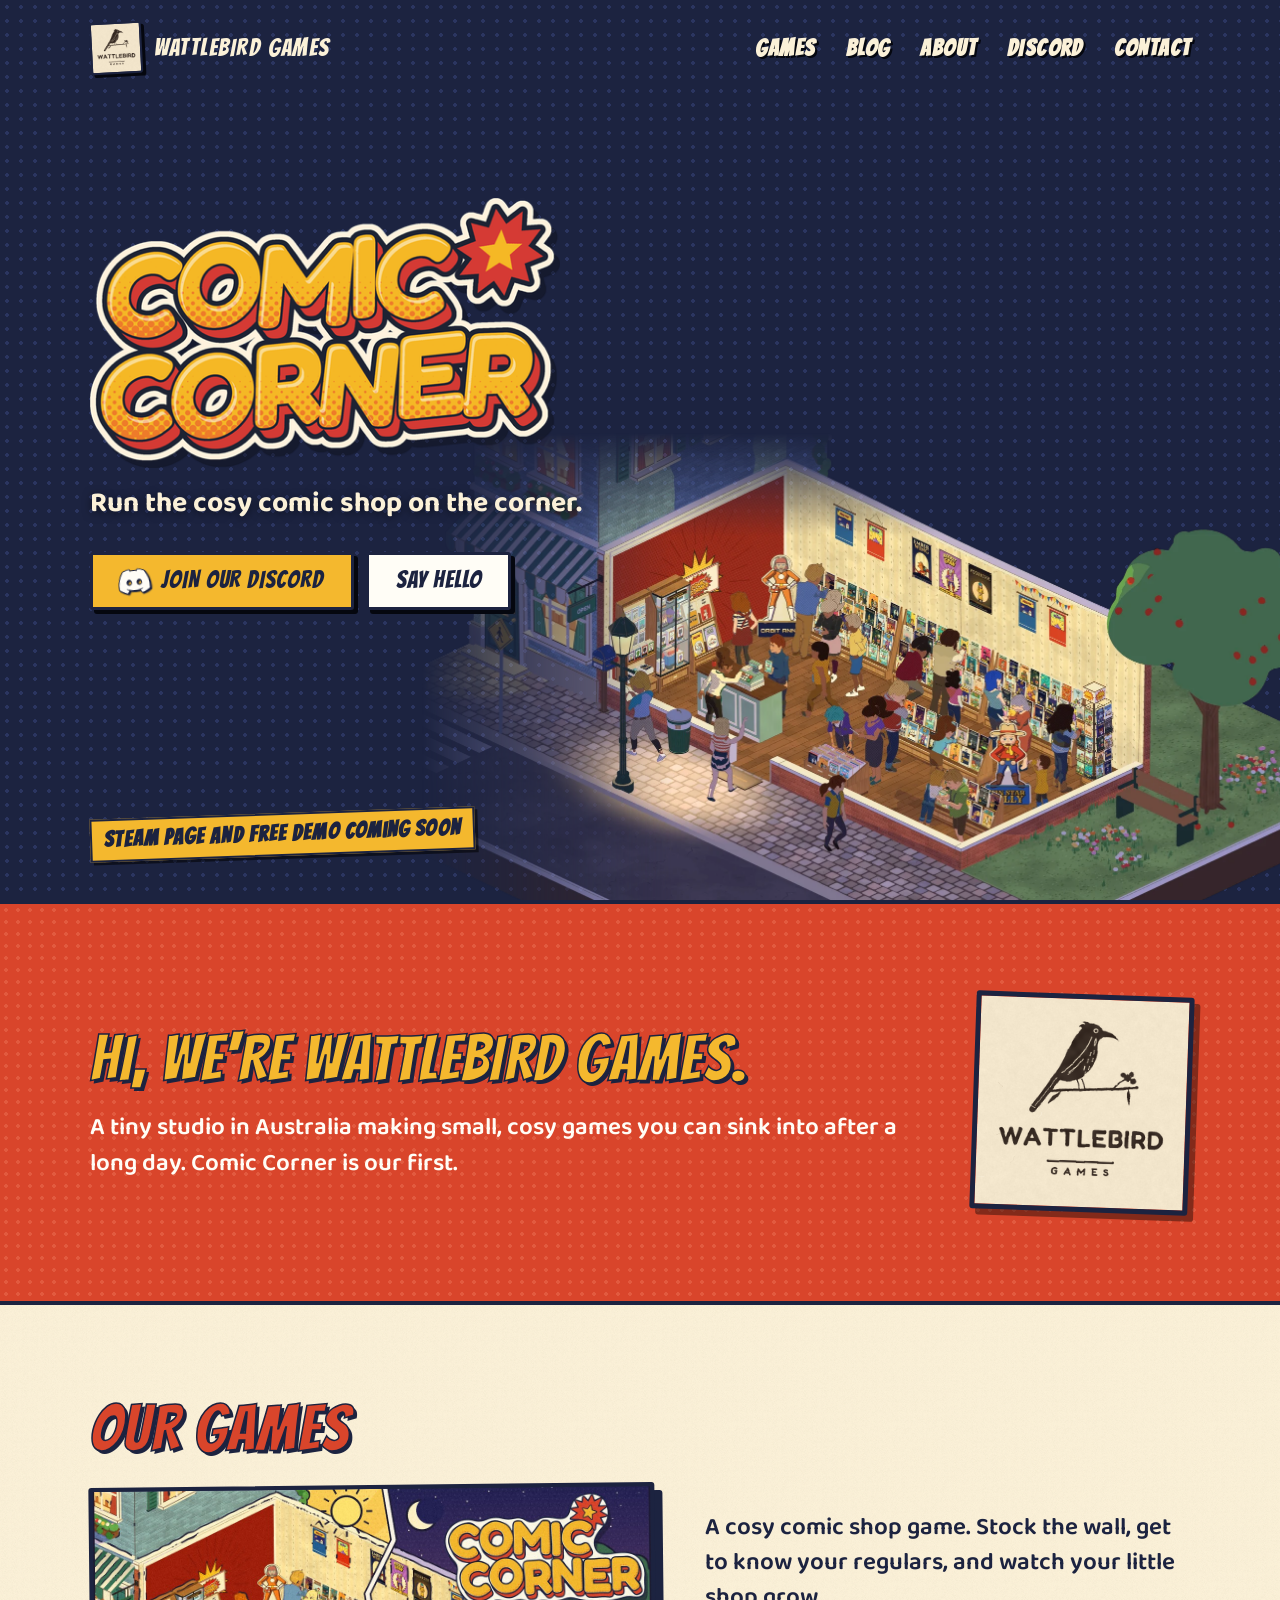
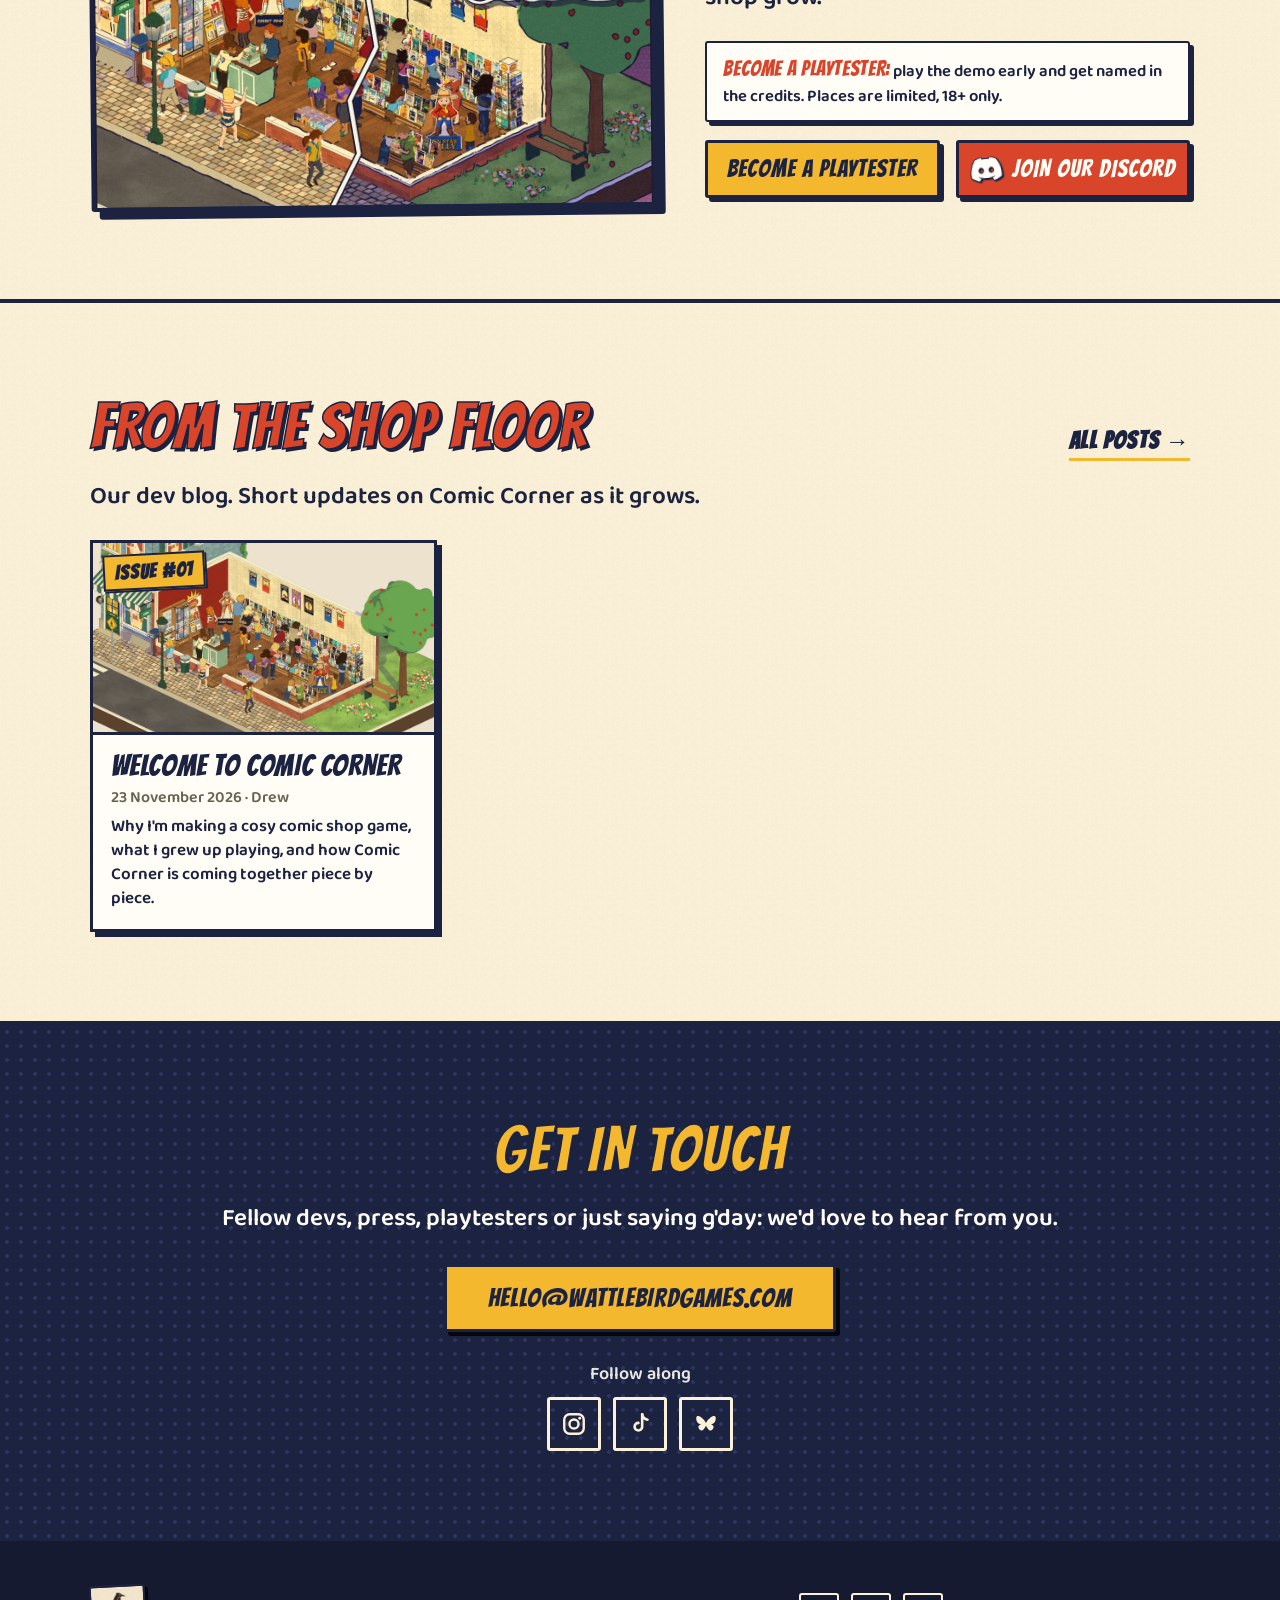
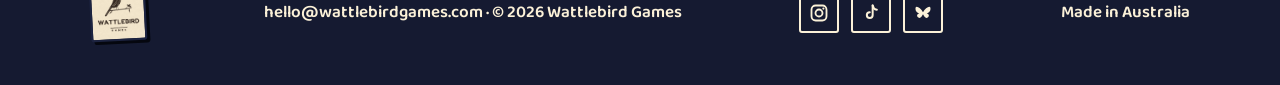
<file: index.html>
<!doctype html>
<html lang="en-AU">
<head>
<meta charset="utf-8"><meta name="viewport" content="width=device-width,initial-scale=1"><meta name="theme-color" content="#1c2340">
<title>Wattlebird Games</title>
<meta name="description" content="Wattlebird Games is a tiny studio in Australia making small, cosy games. Our first is Comic Corner, a cosy comic shop game.">
<meta property="og:title" content="Wattlebird Games"><meta property="og:description" content="Small, cosy games from a tiny studio in Australia."><meta property="og:image" content="https://wattlebirdgames.com/img/og-comic-corner.jpg">
<link rel="alternate" type="application/rss+xml" title="Wattlebird Games dev blog" href="/blog/feed.xml"><link rel="icon" href="img/favicon.png"><link rel="preload" href="fonts/Bangers.ttf" as="font" type="font/ttf" crossorigin><link rel="stylesheet" href="css/site.css">
</head>
<body>
<a class="skip" href="#main">Skip to content</a>
<nav class="top" aria-label="Main">
  <a class="brand" href="index.html"><img src="img/mark.png" alt=""><span>WATTLEBIRD GAMES</span></a>
  <div class="links"><a href="#games">Games</a><a href="blog/">Blog</a><a href="#about">About</a><a class="hide-sm" href="#" data-discord>Discord</a><a href="#contact">Contact</a></div>
</nav>
<header class="hero">
  <div class="t">
    <img class="logo" src="img/cc-logo.png" alt="Comic Corner" width="480" height="276">
    <p>Run the cosy comic shop on the corner.</p>
    <div class="btns"><a class="btn" href="#" data-discord><svg class="ico" viewBox="0 0 24 24" aria-hidden="true"><path d="M20.317 4.3698a19.7913 19.7913 0 00-4.8851-1.5152.0741.0741 0 00-.0785.0371c-.211.3753-.4447.8648-.6083 1.2495-1.8447-.2762-3.68-.2762-5.4868 0-.1636-.3933-.4058-.8742-.6177-1.2495a.077.077 0 00-.0785-.037 19.7363 19.7363 0 00-4.8852 1.515.0699.0699 0 00-.0321.0277C.5334 9.0458-.319 13.5799.0992 18.0578a.0824.0824 0 00.0312.0561c2.0528 1.5076 4.0413 2.4228 5.9929 3.0294a.0777.0777 0 00.0842-.0276c.4616-.6304.8731-1.2952 1.226-1.9942a.076.076 0 00-.0416-.1057c-.6528-.2476-1.2743-.5495-1.8722-.8923a.077.077 0 01-.0076-.1277c.1258-.0943.2517-.1923.3718-.2914a.0743.0743 0 01.0776-.0105c3.9278 1.7933 8.18 1.7933 12.0614 0a.0739.0739 0 01.0785.0095c.1202.099.246.1981.3728.2924a.077.077 0 01-.0066.1276 12.2986 12.2986 0 01-1.873.8914.0766.0766 0 00-.0407.1067c.3604.698.7719 1.3628 1.225 1.9932a.076.076 0 00.0842.0286c1.961-.6067 3.9495-1.5219 6.0023-3.0294a.077.077 0 00.0313-.0552c.5004-5.177-.8382-9.6739-3.5485-13.6604a.061.061 0 00-.0312-.0286zM8.02 15.3312c-1.1825 0-2.1569-1.0857-2.1569-2.419 0-1.3332.9555-2.4189 2.157-2.4189 1.2108 0 2.1757 1.0952 2.1568 2.419 0 1.3332-.9555 2.4189-2.1569 2.4189zm7.9748 0c-1.1825 0-2.1569-1.0857-2.1569-2.419 0-1.3332.9554-2.4189 2.1569-2.4189 1.2108 0 2.1757 1.0952 2.1568 2.419 0 1.3332-.946 2.4189-2.1568 2.4189Z"/></svg>Join our Discord</a><a class="btn ghost" href="mailto:hello@wattlebirdgames.com">Say hello</a></div>
  </div>
  <img class="art" src="img/hero-shop-dusk.webp" alt="The Comic Corner shop at dusk, cut away to show a crowd of customers browsing the comic wall" width="1800" height="940">
  <div class="note">Steam page and free demo coming soon</div>
</header>
<main id="main">
<section class="warm" id="about">
  <div class="about wide">
    <div><h2>Hi, we're Wattlebird Games.</h2><p class="lead">A tiny studio in Australia making small, cosy games you can sink into after a long day. Comic Corner is our first.</p></div>
    <img class="badge" src="img/mark.png" alt="Wattlebird Games logo" width="256" height="256">
  </div>
</section>
<section class="cream" id="games">
  <div class="wide">
    <h2>Our games</h2>
    <div class="game-card">
      <div class="frame capsule"><img src="img/capsule-comic-corner.jpg" alt="Comic Corner: a busy comic shop by day and by night" loading="lazy" width="1232" height="706"></div>
      <div class="info">
        <h3 class="sr">Comic Corner</h3>
        <p class="lead">A cosy comic shop game. Stock the wall, get to know your regulars, and watch your little shop grow.</p>
        <p class="playtest"><b>Become a playtester:</b> play the demo early and get named in the credits. Places are limited, 18+ only.</p>
        <div class="btns pair"><a class="btn" href="https://docs.google.com/forms/d/e/1FAIpQLSfuAGHpLEdJkSr7bj7zB9c6hjdYOWPPjjxjx5vicbKO80FxpA/viewform" target="_blank" rel="noopener">Become a playtester</a><a class="btn alt" href="#" data-discord><svg class="ico" viewBox="0 0 24 24" aria-hidden="true"><path d="M20.317 4.3698a19.7913 19.7913 0 00-4.8851-1.5152.0741.0741 0 00-.0785.0371c-.211.3753-.4447.8648-.6083 1.2495-1.8447-.2762-3.68-.2762-5.4868 0-.1636-.3933-.4058-.8742-.6177-1.2495a.077.077 0 00-.0785-.037 19.7363 19.7363 0 00-4.8852 1.515.0699.0699 0 00-.0321.0277C.5334 9.0458-.319 13.5799.0992 18.0578a.0824.0824 0 00.0312.0561c2.0528 1.5076 4.0413 2.4228 5.9929 3.0294a.0777.0777 0 00.0842-.0276c.4616-.6304.8731-1.2952 1.226-1.9942a.076.076 0 00-.0416-.1057c-.6528-.2476-1.2743-.5495-1.8722-.8923a.077.077 0 01-.0076-.1277c.1258-.0943.2517-.1923.3718-.2914a.0743.0743 0 01.0776-.0105c3.9278 1.7933 8.18 1.7933 12.0614 0a.0739.0739 0 01.0785.0095c.1202.099.246.1981.3728.2924a.077.077 0 01-.0066.1276 12.2986 12.2986 0 01-1.873.8914.0766.0766 0 00-.0407.1067c.3604.698.7719 1.3628 1.225 1.9932a.076.076 0 00.0842.0286c1.961-.6067 3.9495-1.5219 6.0023-3.0294a.077.077 0 00.0313-.0552c.5004-5.177-.8382-9.6739-3.5485-13.6604a.061.061 0 00-.0312-.0286zM8.02 15.3312c-1.1825 0-2.1569-1.0857-2.1569-2.419 0-1.3332.9555-2.4189 2.157-2.4189 1.2108 0 2.1757 1.0952 2.1568 2.419 0 1.3332-.9555 2.4189-2.1569 2.4189zm7.9748 0c-1.1825 0-2.1569-1.0857-2.1569-2.419 0-1.3332.9554-2.4189 2.1569-2.4189 1.2108 0 2.1757 1.0952 2.1568 2.419 0 1.3332-.946 2.4189-2.1568 2.4189Z"/></svg>Join our Discord</a></div>
      </div>
    </div>
  </div>
</section>
<!--BLOG:START--><section class="cream blogsec" id="blog"><div class="wide"><div class="sec-head"><h2>From the shop floor</h2><a class="more" href="blog/">All posts &rarr;</a></div><p class="lead">Our dev blog. Short updates on Comic Corner as it grows.</p><div class="posts"><a class="post-card" href="blog/issue-01/"><div class="pc-img"><img src="blog/issue-01/cover-busy-shop.jpg" alt="" loading="lazy"><span class="issue">ISSUE #01</span></div><div class="pc-t"><h3>Welcome to Comic Corner</h3><p>23 November 2026 · Drew</p><p class="sum">Why I&#x27;m making a cosy comic shop game, what I grew up playing, and how Comic Corner is coming together piece by piece.</p></div></a></div></div></section><!--BLOG:END-->
<section class="warm" id="contact">
  <div class="wide cta">
    <h2>Get in touch</h2>
    <p class="lead">Fellow devs, press, playtesters or just saying g'day: we'd love to hear from you.</p>
    <div class="btns" style="justify-content:center"><a class="btn big" href="mailto:hello@wattlebirdgames.com">hello@wattlebirdgames.com</a></div>
    <p class="follow">Follow along</p>
    <div class="socials big"><a href="https://www.instagram.com/wattlebirdgames/" target="_blank" rel="noopener" aria-label="Wattlebird Games on Instagram" title="Instagram"><svg viewBox="0 0 24 24" aria-hidden="true"><rect x="3" y="3" width="18" height="18" rx="5" fill="none" stroke="currentColor" stroke-width="2.2"/><circle cx="12" cy="12" r="4.2" fill="none" stroke="currentColor" stroke-width="2.2"/><circle cx="17.3" cy="6.7" r="1.3" fill="currentColor"/></svg></a><a href="https://www.tiktok.com/@wattlebirdgames" target="_blank" rel="noopener" aria-label="Wattlebird Games on TikTok" title="TikTok"><svg viewBox="0 0 24 24" aria-hidden="true"><path d="M14 3v11.5a3.5 3.5 0 1 1-3.5-3.5" fill="none" stroke="currentColor" stroke-width="2.4" stroke-linecap="round"/><path d="M14 3c.4 2.8 2.2 4.6 5 5" fill="none" stroke="currentColor" stroke-width="2.4" stroke-linecap="round"/></svg></a><a href="https://bsky.app/profile/wattlebirdgames.bsky.social" target="_blank" rel="noopener" aria-label="Wattlebird Games on Bluesky" title="Bluesky"><svg viewBox="0 0 24 24" aria-hidden="true"><path d="M12 11C10 7 6.5 4.5 4.5 4.5 3 4.5 3 6 3 7c0 1.5.8 5 4.5 5.5C5 13 4 15 6 17c2.5 2.5 4.5-.5 6-3.5 1.5 3 3.5 6 6 3.5 2-2 1-4-1.5-4.5C20.2 12 21 8.5 21 7c0-1 0-2.5-1.5-2.5-2 0-5.5 2.5-7.5 6.5z" fill="currentColor"/></svg></a></div>
  </div>
</section>
</main>
<footer>
  <img src="img/mark.png" alt="Wattlebird Games">
  <span><a href="mailto:hello@wattlebirdgames.com">hello@wattlebirdgames.com</a> · © <span data-year>2026</span> Wattlebird Games</span>
  <div class="socials"><a href="https://www.instagram.com/wattlebirdgames/" target="_blank" rel="noopener" aria-label="Wattlebird Games on Instagram" title="Instagram"><svg viewBox="0 0 24 24" aria-hidden="true"><rect x="3" y="3" width="18" height="18" rx="5" fill="none" stroke="currentColor" stroke-width="2.2"/><circle cx="12" cy="12" r="4.2" fill="none" stroke="currentColor" stroke-width="2.2"/><circle cx="17.3" cy="6.7" r="1.3" fill="currentColor"/></svg></a><a href="https://www.tiktok.com/@wattlebirdgames" target="_blank" rel="noopener" aria-label="Wattlebird Games on TikTok" title="TikTok"><svg viewBox="0 0 24 24" aria-hidden="true"><path d="M14 3v11.5a3.5 3.5 0 1 1-3.5-3.5" fill="none" stroke="currentColor" stroke-width="2.4" stroke-linecap="round"/><path d="M14 3c.4 2.8 2.2 4.6 5 5" fill="none" stroke="currentColor" stroke-width="2.4" stroke-linecap="round"/></svg></a><a href="https://bsky.app/profile/wattlebirdgames.bsky.social" target="_blank" rel="noopener" aria-label="Wattlebird Games on Bluesky" title="Bluesky"><svg viewBox="0 0 24 24" aria-hidden="true"><path d="M12 11C10 7 6.5 4.5 4.5 4.5 3 4.5 3 6 3 7c0 1.5.8 5 4.5 5.5C5 13 4 15 6 17c2.5 2.5 4.5-.5 6-3.5 1.5 3 3.5 6 6 3.5 2-2 1-4-1.5-4.5C20.2 12 21 8.5 21 7c0-1 0-2.5-1.5-2.5-2 0-5.5 2.5-7.5 6.5z" fill="currentColor"/></svg></a></div>
  <span>Made in Australia</span>
</footer>
<script src="js/site.js"></script>
</body>
</html>
</file>
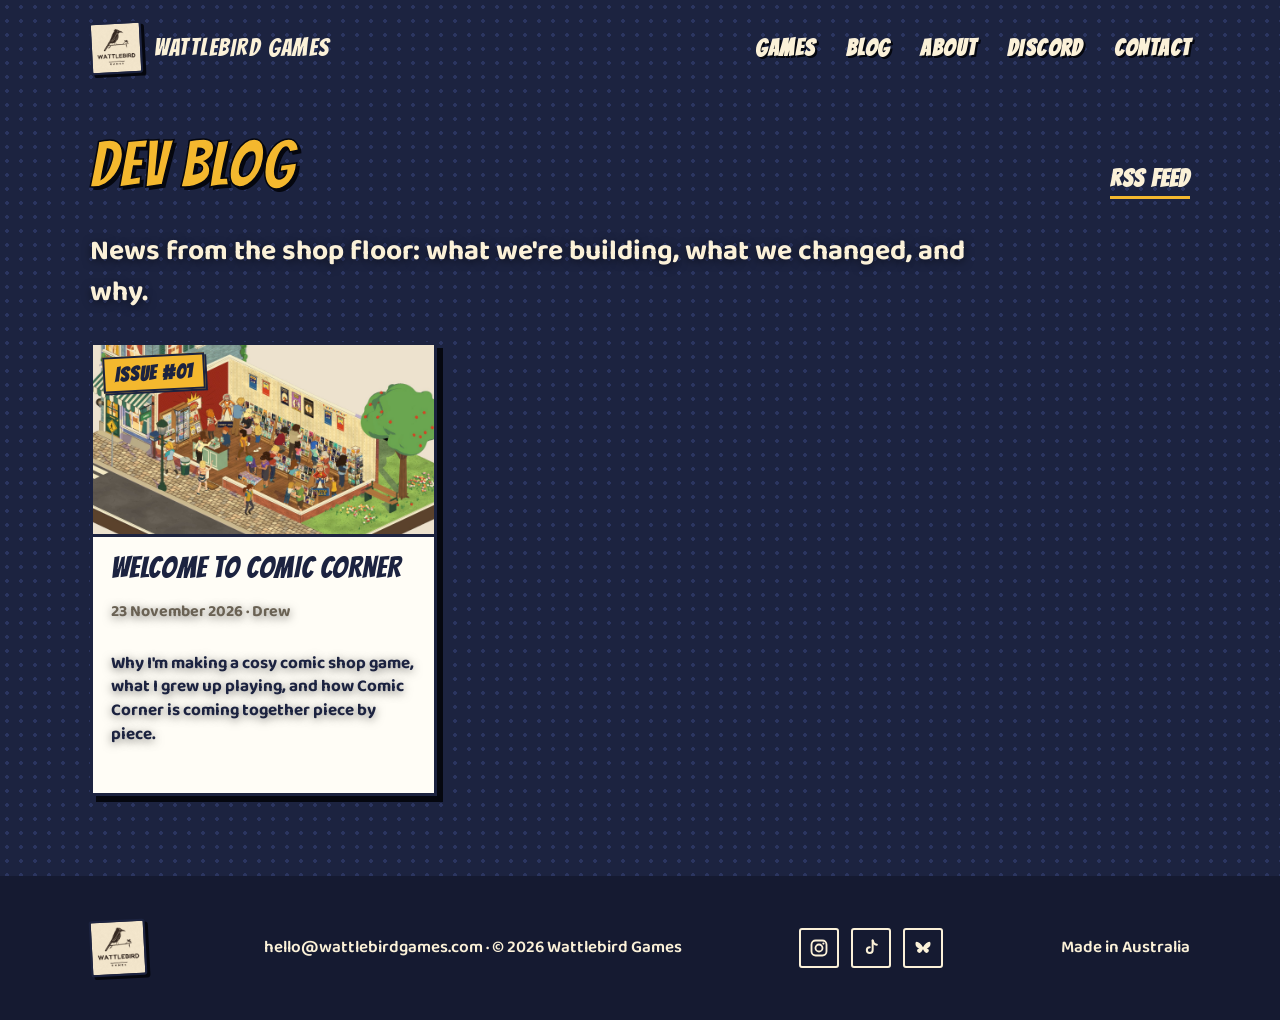
<file: blog/index.html>
<!doctype html>
<html lang="en-AU">
<head>
<meta charset="utf-8"><meta name="viewport" content="width=device-width,initial-scale=1"><meta name="theme-color" content="#1c2340">
<title>Dev blog · Wattlebird Games</title>
<meta name="description" content="News from the Comic Corner shop floor.">
<meta property="og:title" content="Dev blog · Wattlebird Games"><meta property="og:type" content="website"><meta property="og:url" content="https://wattlebirdgames.com/blog/"><meta name="twitter:card" content="summary_large_image"><link rel="canonical" href="https://wattlebirdgames.com/blog/"><meta property="og:description" content="News from the Comic Corner shop floor."><meta property="og:image" content="https://wattlebirdgames.com/blog/issue-01/card.jpg">
<link rel="alternate" type="application/rss+xml" title="Wattlebird Games dev blog" href="/blog/feed.xml"><link rel="icon" href="../img/favicon.png"><link rel="preload" href="../fonts/Bangers.ttf" as="font" type="font/ttf" crossorigin><link rel="stylesheet" href="../css/site.css">
</head>
<body>
<nav class="top" aria-label="Main">
  <a class="brand" href="../index.html"><img src="../img/mark.png" alt=""><span>WATTLEBIRD GAMES</span></a>
  <div class="links"><a href="#games">Games</a><a href="../blog/">Blog</a><a href="#about">About</a><a class="hide-sm" href="#" data-discord>Discord</a><a href="#contact">Contact</a></div>
</nav>
<main class="hero blogpage"><div class="wide page-top"><div class="sec-head"><h2>Dev blog</h2><a class="rss" href="feed.xml">RSS feed</a></div><p class="lead">News from the shop floor: what we're building, what we changed, and why.</p><div class="posts"><a class="post-card" href="issue-01/"><div class="pc-img"><img src="issue-01/cover-busy-shop.jpg" alt="" loading="lazy"><span class="issue">ISSUE #01</span></div><div class="pc-t"><h3>Welcome to Comic Corner</h3><p>23 November 2026 · Drew</p><p class="sum">Why I&#x27;m making a cosy comic shop game, what I grew up playing, and how Comic Corner is coming together piece by piece.</p></div></a></div></div></main>
<footer>
  <img src="../img/mark.png" alt="Wattlebird Games">
  <span><a href="mailto:hello@wattlebirdgames.com">hello@wattlebirdgames.com</a> · © <span data-year>2026</span> Wattlebird Games</span>
  <div class="socials"><a href="https://www.instagram.com/wattlebirdgames/" target="_blank" rel="noopener" aria-label="Wattlebird Games on Instagram" title="Instagram"><svg viewBox="0 0 24 24" aria-hidden="true"><rect x="3" y="3" width="18" height="18" rx="5" fill="none" stroke="currentColor" stroke-width="2.2"/><circle cx="12" cy="12" r="4.2" fill="none" stroke="currentColor" stroke-width="2.2"/><circle cx="17.3" cy="6.7" r="1.3" fill="currentColor"/></svg></a><a href="https://www.tiktok.com/@wattlebirdgames" target="_blank" rel="noopener" aria-label="Wattlebird Games on TikTok" title="TikTok"><svg viewBox="0 0 24 24" aria-hidden="true"><path d="M14 3v11.5a3.5 3.5 0 1 1-3.5-3.5" fill="none" stroke="currentColor" stroke-width="2.4" stroke-linecap="round"/><path d="M14 3c.4 2.8 2.2 4.6 5 5" fill="none" stroke="currentColor" stroke-width="2.4" stroke-linecap="round"/></svg></a><a href="https://bsky.app/profile/wattlebirdgames.bsky.social" target="_blank" rel="noopener" aria-label="Wattlebird Games on Bluesky" title="Bluesky"><svg viewBox="0 0 24 24" aria-hidden="true"><path d="M12 11C10 7 6.5 4.5 4.5 4.5 3 4.5 3 6 3 7c0 1.5.8 5 4.5 5.5C5 13 4 15 6 17c2.5 2.5 4.5-.5 6-3.5 1.5 3 3.5 6 6 3.5 2-2 1-4-1.5-4.5C20.2 12 21 8.5 21 7c0-1 0-2.5-1.5-2.5-2 0-5.5 2.5-7.5 6.5z" fill="currentColor"/></svg></a></div>
  <span>Made in Australia</span>
</footer>
<script src="../js/site.js"></script>
</body>
</html>
</file>
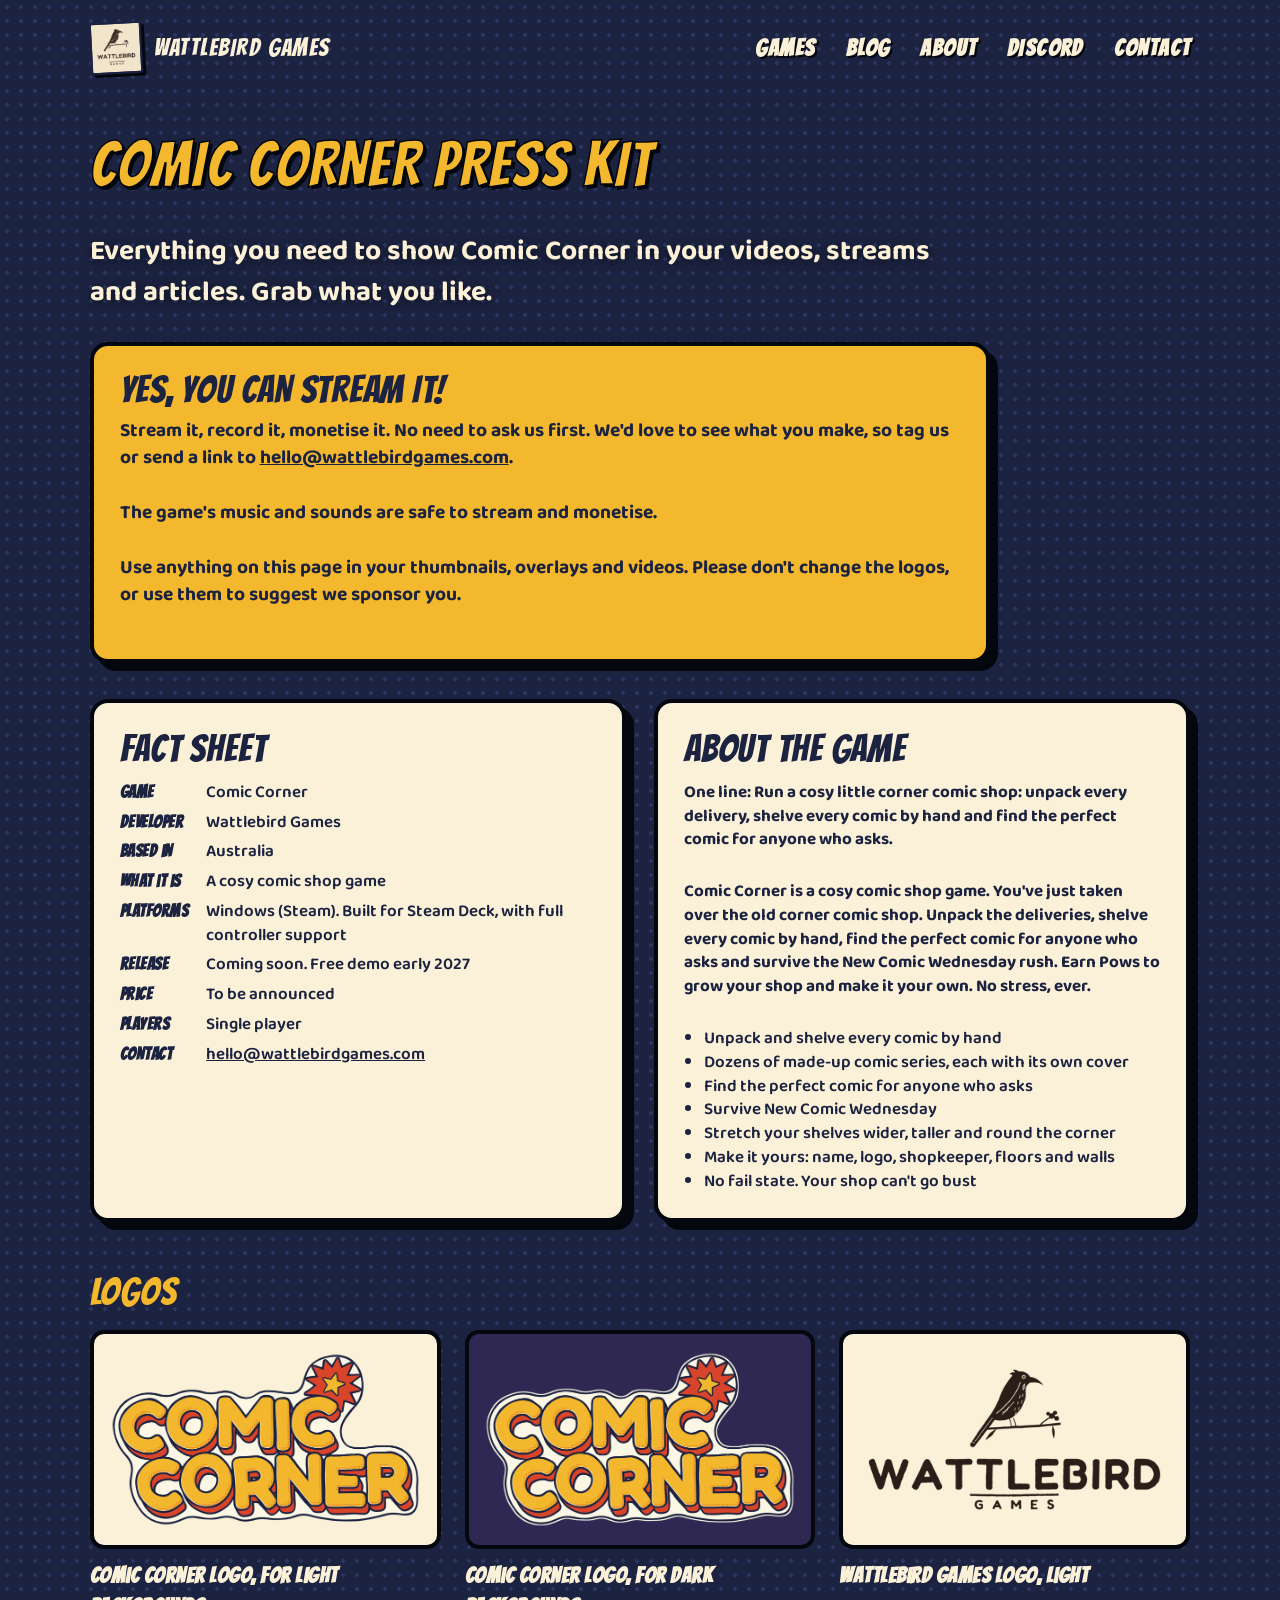
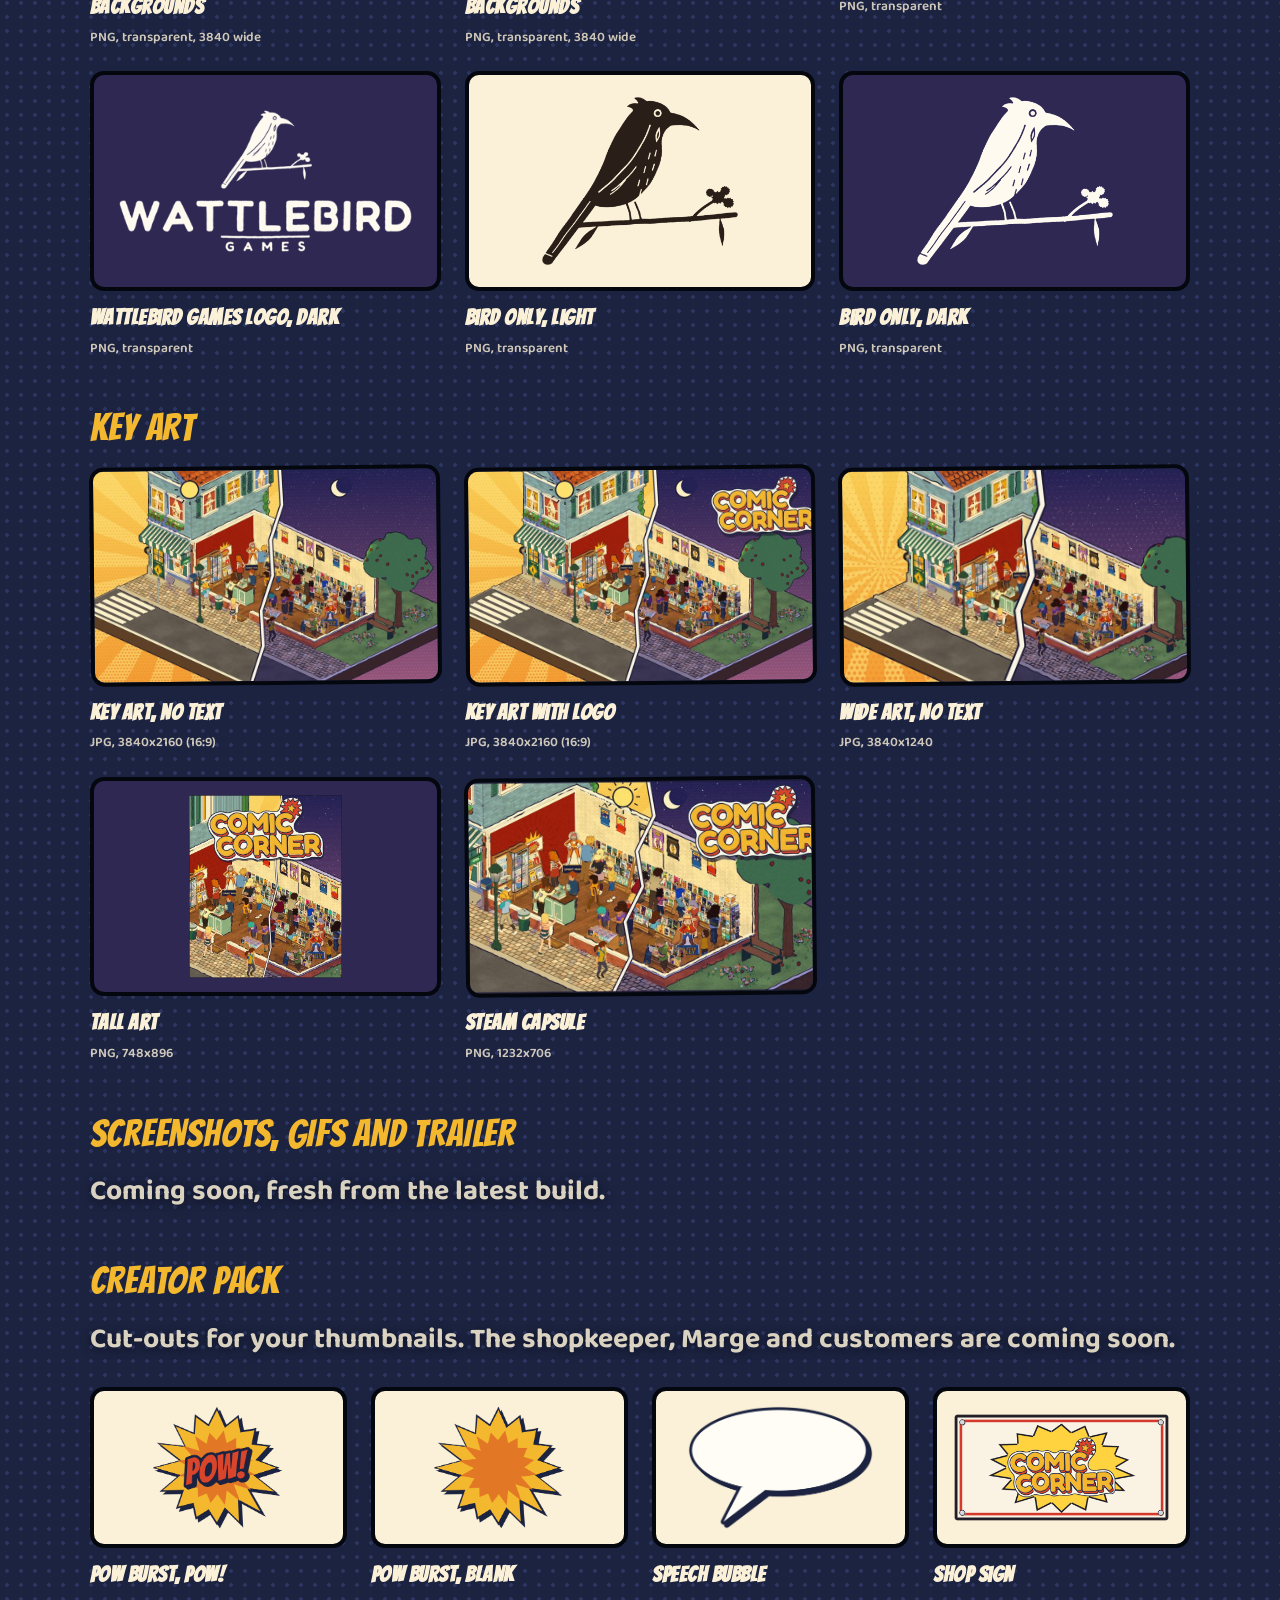
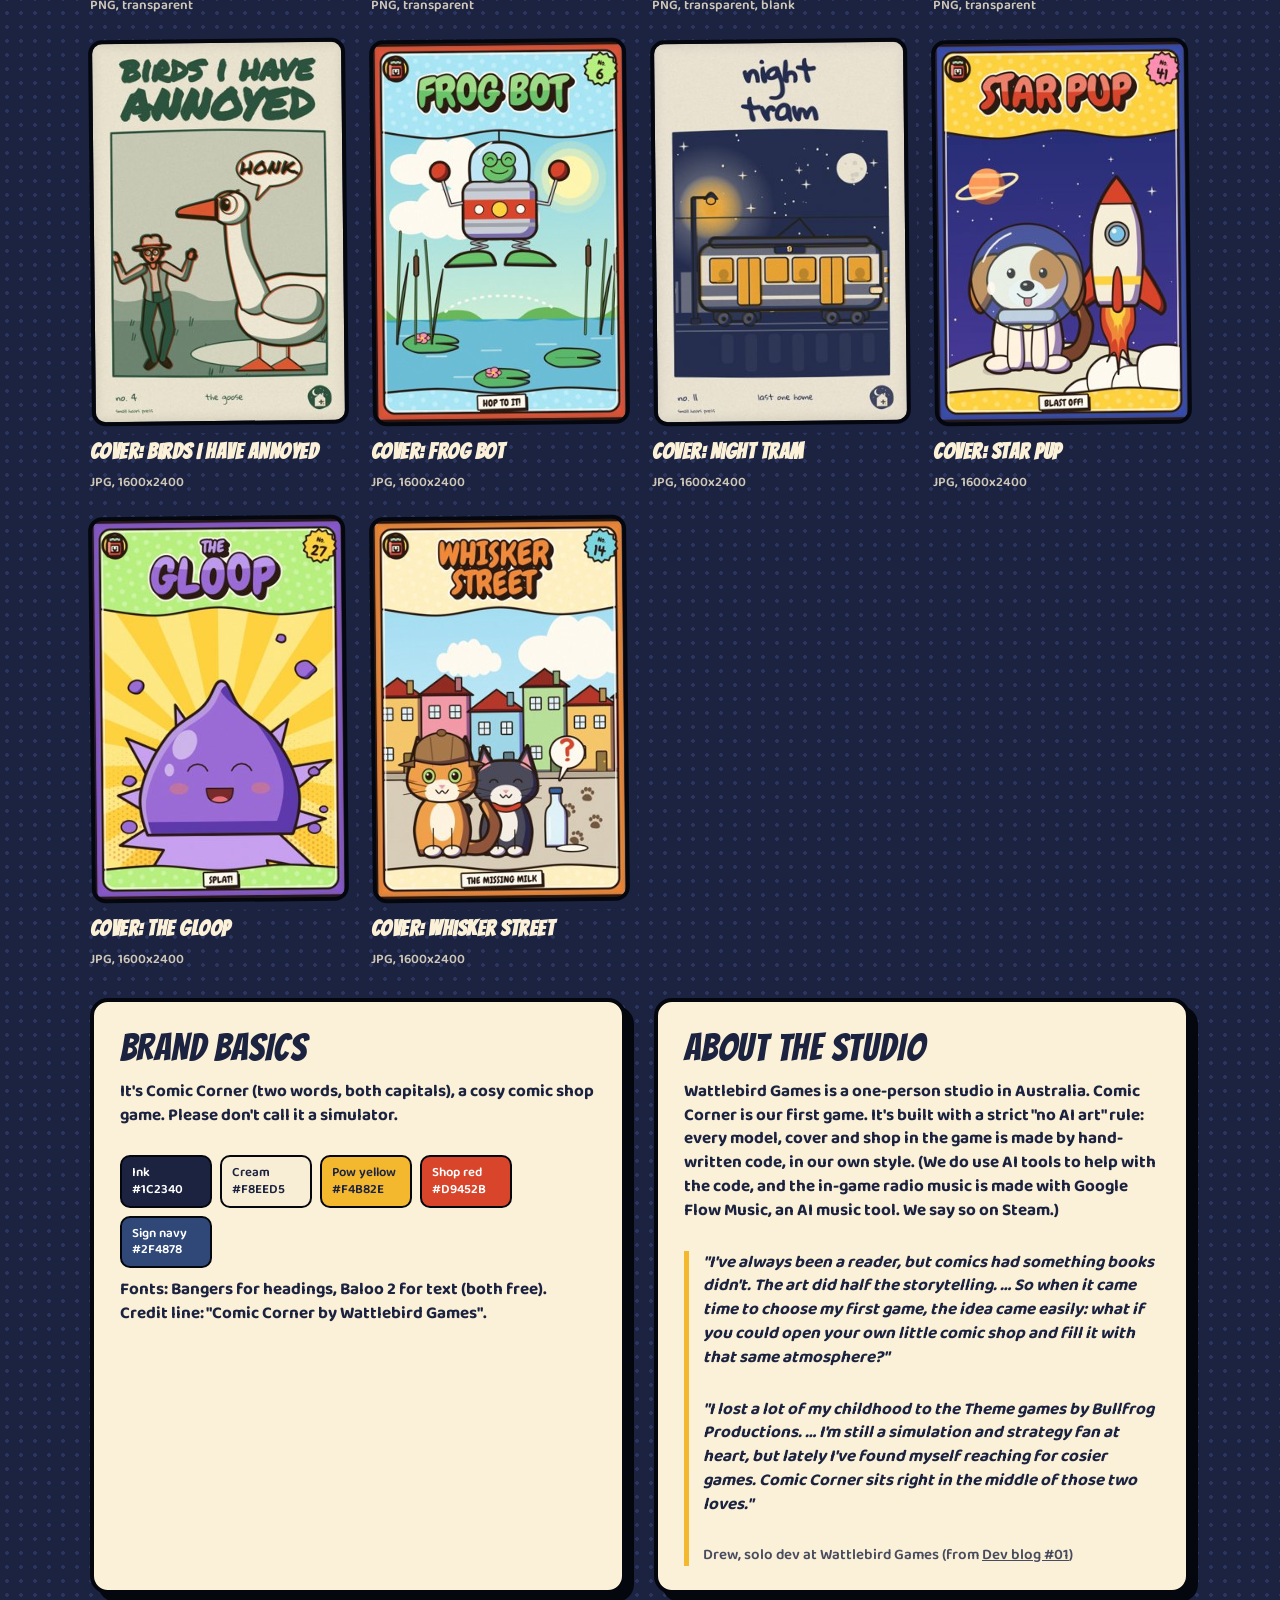
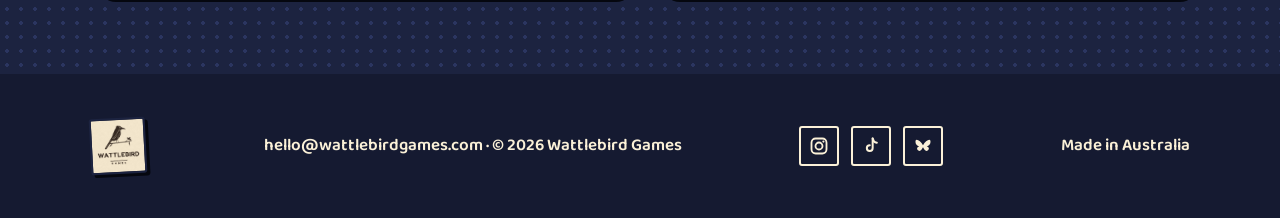
<file: press/index.html>
<!doctype html>
<html lang="en-AU">
<head>
<meta charset="utf-8"><meta name="viewport" content="width=device-width,initial-scale=1"><meta name="theme-color" content="#1c2340">
<title>Press kit · Comic Corner · Wattlebird Games</title>
<meta name="description" content="Comic Corner press and creator kit: logos, key art, facts and permission to stream.">
<meta property="og:title" content="Comic Corner press kit"><meta property="og:type" content="website"><meta property="og:url" content="https://wattlebirdgames.com/press/"><meta property="og:description" content="Logos, key art, facts and permission to stream Comic Corner."><meta property="og:image" content="https://wattlebirdgames.com/img/og-comic-corner.jpg"><link rel="canonical" href="https://wattlebirdgames.com/press/">
<link rel="icon" href="../img/favicon.png"><link rel="preload" href="../fonts/Bangers.ttf" as="font" type="font/ttf" crossorigin><link rel="stylesheet" href="../css/site.css">
</head>
<body>
<a class="skip" href="#main">Skip to content</a>
<nav class="top" aria-label="Main">
  <a class="brand" href="../index.html"><img src="../img/mark.png" alt=""><span>WATTLEBIRD GAMES</span></a>
  <div class="links"><a href="../index.html#games">Games</a><a href="../blog/">Blog</a><a href="../index.html#about">About</a><a class="hide-sm" href="#" data-discord>Discord</a><a href="../index.html#contact">Contact</a></div>
</nav>
<main id="main" class="hero blogpage press">
<div class="wide page-top">
  <div class="sec-head"><h2>Comic Corner press kit</h2></div>
  <p class="lead">Everything you need to show Comic Corner in your videos, streams and articles. Grab what you like.</p>

  <div class="ok-box">
    <h3>Yes, you can stream it!</h3>
    <p>Stream it, record it, monetise it. No need to ask us first. We'd love to see what you make, so tag us or send a link to <a href="mailto:hello@wattlebirdgames.com">hello@wattlebirdgames.com</a>.</p>
    <p>The game's music and sounds are safe to stream and monetise.</p>
    <p>Use anything on this page in your thumbnails, overlays and videos. Please don't change the logos, or use them to suggest we sponsor you.</p>
  </div>

  <div class="press-grid">
    <section class="panel" aria-labelledby="facts">
      <h3 id="facts">Fact sheet</h3>
      <dl class="facts">
        <dt>Game</dt><dd>Comic Corner</dd>
        <dt>Developer</dt><dd>Wattlebird Games</dd>
        <dt>Based in</dt><dd>Australia</dd>
        <dt>What it is</dt><dd>A cosy comic shop game</dd>
        <dt>Platforms</dt><dd>Windows (Steam). Built for Steam Deck, with full controller support</dd>
        <dt>Release</dt><dd>Coming soon. Free demo early 2027</dd>
        <dt>Price</dt><dd>To be announced</dd>
        <dt>Players</dt><dd>Single player</dd>
        <dt>Contact</dt><dd><a href="mailto:hello@wattlebirdgames.com">hello@wattlebirdgames.com</a></dd>
      </dl>
    </section>
    <section class="panel" aria-labelledby="about-game">
      <h3 id="about-game">About the game</h3>
      <p><b>One line:</b> Run a cosy little corner comic shop: unpack every delivery, shelve every comic by hand and find the perfect comic for anyone who asks.</p>
      <p>Comic Corner is a cosy comic shop game. You've just taken over the old corner comic shop. Unpack the deliveries, shelve every comic by hand, find the perfect comic for anyone who asks and survive the New Comic Wednesday rush. Earn Pows to grow your shop and make it your own. No stress, ever.</p>
      <ul>
        <li>Unpack and shelve every comic by hand</li>
        <li>Dozens of made-up comic series, each with its own cover</li>
        <li>Find the perfect comic for anyone who asks</li>
        <li>Survive New Comic Wednesday</li>
        <li>Stretch your shelves wider, taller and round the corner</li>
        <li>Make it yours: name, logo, shopkeeper, floors and walls</li>
        <li>No fail state. Your shop can't go bust</li>
      </ul>
    </section>
  </div>

  <h3 class="sub">Logos</h3>
  <div class="dl-grid">
    <a class="dl" href="files/comic-corner-logo-4k-for-light-bg.png" download><span class="chk light"><img src="img/cc-light.png" alt="Comic Corner logo, for light backgrounds" loading="lazy"></span><b>Comic Corner logo, for light backgrounds</b><small>PNG, transparent, 3840 wide</small></a>
    <a class="dl" href="files/comic-corner-logo-4k-for-dark-bg.png" download><span class="chk"><img src="img/cc-dark.png" alt="Comic Corner logo, for dark backgrounds" loading="lazy"></span><b>Comic Corner logo, for dark backgrounds</b><small>PNG, transparent, 3840 wide</small></a>
    <a class="dl" href="files/wattlebird-games-logo-for-light-bg.png" download><span class="chk light"><img src="img/wattlebird-games-logo-for-light-bg.png" alt="Wattlebird Games logo, light" loading="lazy"></span><b>Wattlebird Games logo, light</b><small>PNG, transparent </small></a>
    <a class="dl" href="files/wattlebird-games-logo-for-dark-bg.png" download><span class="chk"><img src="img/wattlebird-games-logo-for-dark-bg.png" alt="Wattlebird Games logo, dark" loading="lazy"></span><b>Wattlebird Games logo, dark</b><small>PNG, transparent</small></a>
    <a class="dl" href="files/wattlebird-games-bird-for-light-bg.png" download><span class="chk light"><img src="img/wattlebird-games-bird-for-light-bg.png" alt="Wattlebird bird" loading="lazy"></span><b>Bird only, light</b><small>PNG, transparent</small></a>
    <a class="dl" href="files/wattlebird-games-bird-for-dark-bg.png" download><span class="chk"><img src="img/wattlebird-games-bird-for-dark-bg.png" alt="Wattlebird bird" loading="lazy"></span><b>Bird only, dark</b><small>PNG, transparent</small></a>
  </div>

  <h3 class="sub">Key art</h3>
  <div class="dl-grid">
    <a class="dl" href="files/comic-corner-key-art-textless-3840x2160.jpg" download><span class="frame"><img src="img/ka-textless.jpg" alt="Key art, no text" loading="lazy"></span><b>Key art, no text</b><small>JPG, 3840x2160 (16:9)</small></a>
    <a class="dl" href="files/comic-corner-key-art-logo-3840x2160.jpg" download><span class="frame"><img src="img/ka-logo.jpg" alt="Key art with logo" loading="lazy"></span><b>Key art with logo</b><small>JPG, 3840x2160 (16:9)</small></a>
    <a class="dl" href="files/comic-corner-wide-3840x1240.jpg" download><span class="frame"><img src="img/wide.jpg" alt="Wide art, no text" loading="lazy"></span><b>Wide art, no text</b><small>JPG, 3840x1240</small></a>
    <a class="dl" href="files/comic-corner-vertical-748x896.png" download><span class="chk"><img src="img/vertical.jpg" alt="Tall art" loading="lazy"></span><b>Tall art</b><small>PNG, 748x896</small></a>
    <a class="dl" href="files/comic-corner-key-art-1232x706.png" download><span class="frame"><img src="img/key-art.jpg" alt="Steam capsule" loading="lazy"></span><b>Steam capsule</b><small>PNG, 1232x706</small></a>
  </div>

  <h3 class="sub">Screenshots, GIFs and trailer</h3>
  <p class="soon-line">Coming soon, fresh from the latest build.</p>

  <h3 class="sub">Creator pack</h3>
  <p class="soon-line">Cut-outs for your thumbnails. The shopkeeper, Marge and customers are coming soon.</p>
  <div class="dl-grid four">
    <a class="dl" href="files/pow-burst-pow-text.png" download><span class="chk light"><img src="img/pow-burst-pow-text.png" alt="Pow burst" loading="lazy"></span><b>Pow burst, POW!</b><small>PNG, transparent</small></a>
    <a class="dl" href="files/pow-burst.png" download><span class="chk light"><img src="img/pow-burst.png" alt="Blank Pow burst" loading="lazy"></span><b>Pow burst, blank</b><small>PNG, transparent</small></a>
    <a class="dl" href="files/speech-bubble-blank.png" download><span class="chk light"><img src="img/speech-bubble-blank.png" alt="Speech bubble" loading="lazy"></span><b>Speech bubble</b><small>PNG, transparent, blank</small></a>
    <a class="dl" href="files/shop-sign-comic-corner.png" download><span class="chk light"><img src="img/shop-sign-comic-corner.png" alt="Shop sign" loading="lazy"></span><b>Shop sign</b><small>PNG, transparent</small></a>
    <a class="dl" href="files/comic-cover-birds-i-have-annoyed-1600x2400.jpg" download><span class="frame tall"><img src="img/comic-cover-birds-i-have-annoyed-1600x2400.jpg" alt="Cover: Birds I Have Annoyed" loading="lazy"></span><b>Cover: Birds I Have Annoyed</b><small>JPG, 1600x2400</small></a>
    <a class="dl" href="files/comic-cover-frog-bot-1600x2400.jpg" download><span class="frame tall"><img src="img/comic-cover-frog-bot-1600x2400.jpg" alt="Cover: Frog Bot" loading="lazy"></span><b>Cover: Frog Bot</b><small>JPG, 1600x2400</small></a>
    <a class="dl" href="files/comic-cover-night-tram-1600x2400.jpg" download><span class="frame tall"><img src="img/comic-cover-night-tram-1600x2400.jpg" alt="Cover: Night Tram" loading="lazy"></span><b>Cover: Night Tram</b><small>JPG, 1600x2400</small></a>
    <a class="dl" href="files/comic-cover-star-pup-1600x2400.jpg" download><span class="frame tall"><img src="img/comic-cover-star-pup-1600x2400.jpg" alt="Cover: Star Pup" loading="lazy"></span><b>Cover: Star Pup</b><small>JPG, 1600x2400</small></a>
    <a class="dl" href="files/comic-cover-the-gloop-1600x2400.jpg" download><span class="frame tall"><img src="img/comic-cover-the-gloop-1600x2400.jpg" alt="Cover: The Gloop" loading="lazy"></span><b>Cover: The Gloop</b><small>JPG, 1600x2400</small></a>
    <a class="dl" href="files/comic-cover-whisker-street-1600x2400.jpg" download><span class="frame tall"><img src="img/comic-cover-whisker-street-1600x2400.jpg" alt="Cover: Whisker Street" loading="lazy"></span><b>Cover: Whisker Street</b><small>JPG, 1600x2400</small></a>
  </div>

  <div class="press-grid">
    <section class="panel" aria-labelledby="brand">
      <h3 id="brand">Brand basics</h3>
      <p>It's <b>Comic Corner</b> (two words, both capitals), a <b>cosy comic shop game</b>. Please don't call it a simulator.</p>
      <div class="swatches">
        <span style="--c:#1C2340">Ink<br>#1C2340</span><span style="--c:#F8EED5;--t:#1C2340">Cream<br>#F8EED5</span><span style="--c:#F4B82E;--t:#1C2340">Pow yellow<br>#F4B82E</span><span style="--c:#D9452B">Shop red<br>#D9452B</span><span style="--c:#2F4878">Sign navy<br>#2F4878</span>
      </div>
      <p>Fonts: Bangers for headings, Baloo 2 for text (both free). Credit line: "Comic Corner by Wattlebird Games".</p>
    </section>
    <section class="panel" aria-labelledby="studio">
      <h3 id="studio">About the studio</h3>
      <p>Wattlebird Games is a one-person studio in Australia. Comic Corner is our first game. It's built with a strict "no AI art" rule: every model, cover and shop in the game is made by hand-written code, in our own style. (We do use AI tools to help with the code, and the in-game radio music is made with Google Flow Music, an AI music tool. We say so on Steam.)</p>
      <blockquote class="drew-quote"><p>"I've always been a reader, but comics had something books didn't. The art did half the storytelling. … So when it came time to choose my first game, the idea came easily: what if you could open your own little comic shop and fill it with that same atmosphere?"</p><p>"I lost a lot of my childhood to the Theme games by Bullfrog Productions. … I'm still a simulation and strategy fan at heart, but lately I've found myself reaching for cosier games. Comic Corner sits right in the middle of those two loves."</p><cite>Drew, solo dev at Wattlebird Games (from <a href="../blog/issue-01/">Dev blog #01</a>)</cite></blockquote>
    </section>
  </div>
</div>
</main>
<footer>
  <img src="../img/mark.png" alt="Wattlebird Games">
  <span><a href="mailto:hello@wattlebirdgames.com">hello@wattlebirdgames.com</a> · © <span data-year>2026</span> Wattlebird Games</span>
  <div class="socials"><a href="https://www.instagram.com/wattlebirdgames/" target="_blank" rel="noopener" aria-label="Wattlebird Games on Instagram" title="Instagram"><svg viewBox="0 0 24 24" aria-hidden="true"><rect x="3" y="3" width="18" height="18" rx="5" fill="none" stroke="currentColor" stroke-width="2.2"/><circle cx="12" cy="12" r="4.2" fill="none" stroke="currentColor" stroke-width="2.2"/><circle cx="17.3" cy="6.7" r="1.3" fill="currentColor"/></svg></a><a href="https://www.tiktok.com/@wattlebirdgames" target="_blank" rel="noopener" aria-label="Wattlebird Games on TikTok" title="TikTok"><svg viewBox="0 0 24 24" aria-hidden="true"><path d="M14 3v11.5a3.5 3.5 0 1 1-3.5-3.5" fill="none" stroke="currentColor" stroke-width="2.4" stroke-linecap="round"/><path d="M14 3c.4 2.8 2.2 4.6 5 5" fill="none" stroke="currentColor" stroke-width="2.4" stroke-linecap="round"/></svg></a><a href="https://bsky.app/profile/wattlebirdgames.bsky.social" target="_blank" rel="noopener" aria-label="Wattlebird Games on Bluesky" title="Bluesky"><svg viewBox="0 0 24 24" aria-hidden="true"><path d="M12 11C10 7 6.5 4.5 4.5 4.5 3 4.5 3 6 3 7c0 1.5.8 5 4.5 5.5C5 13 4 15 6 17c2.5 2.5 4.5-.5 6-3.5 1.5 3 3.5 6 6 3.5 2-2 1-4-1.5-4.5C20.2 12 21 8.5 21 7c0-1 0-2.5-1.5-2.5-2 0-5.5 2.5-7.5 6.5z" fill="currentColor"/></svg></a></div>
  <span>Made in Australia</span>
</footer>
<script src="../js/site.js"></script>
</body>
</html>
</file>
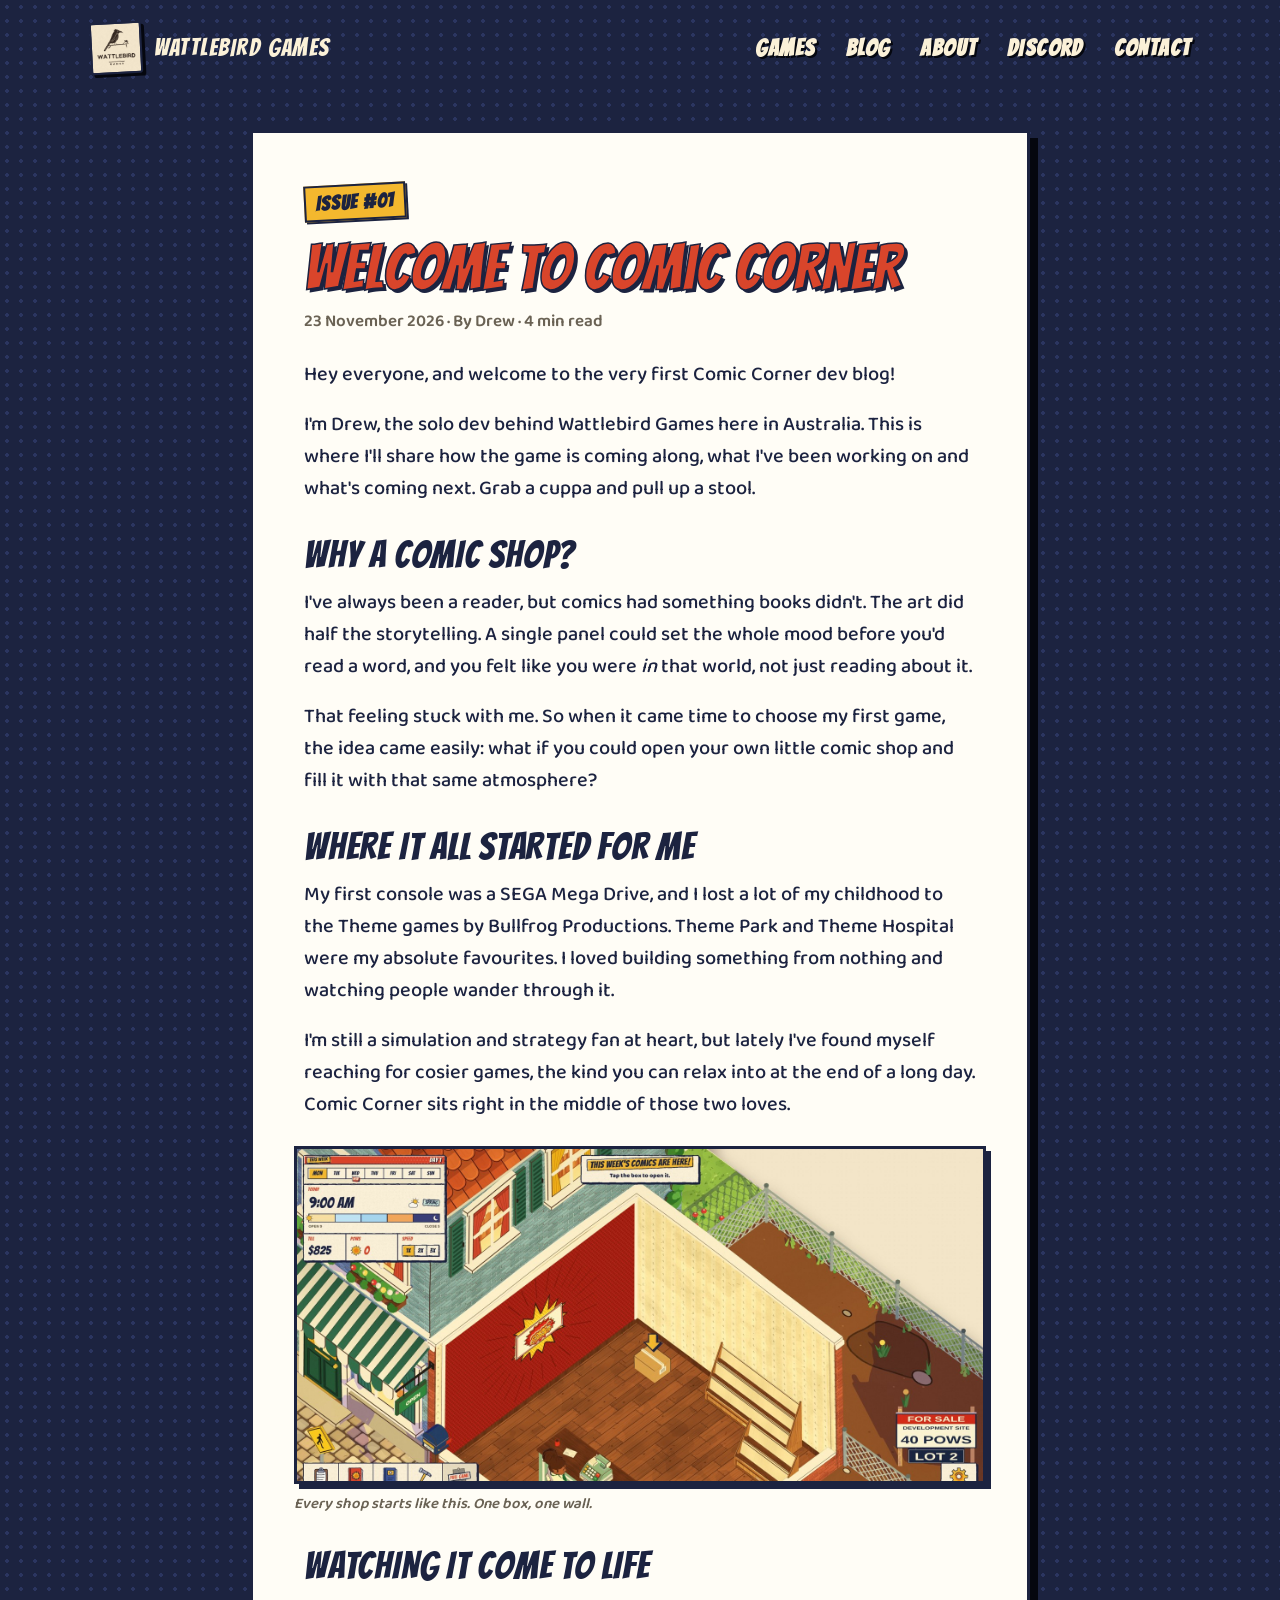
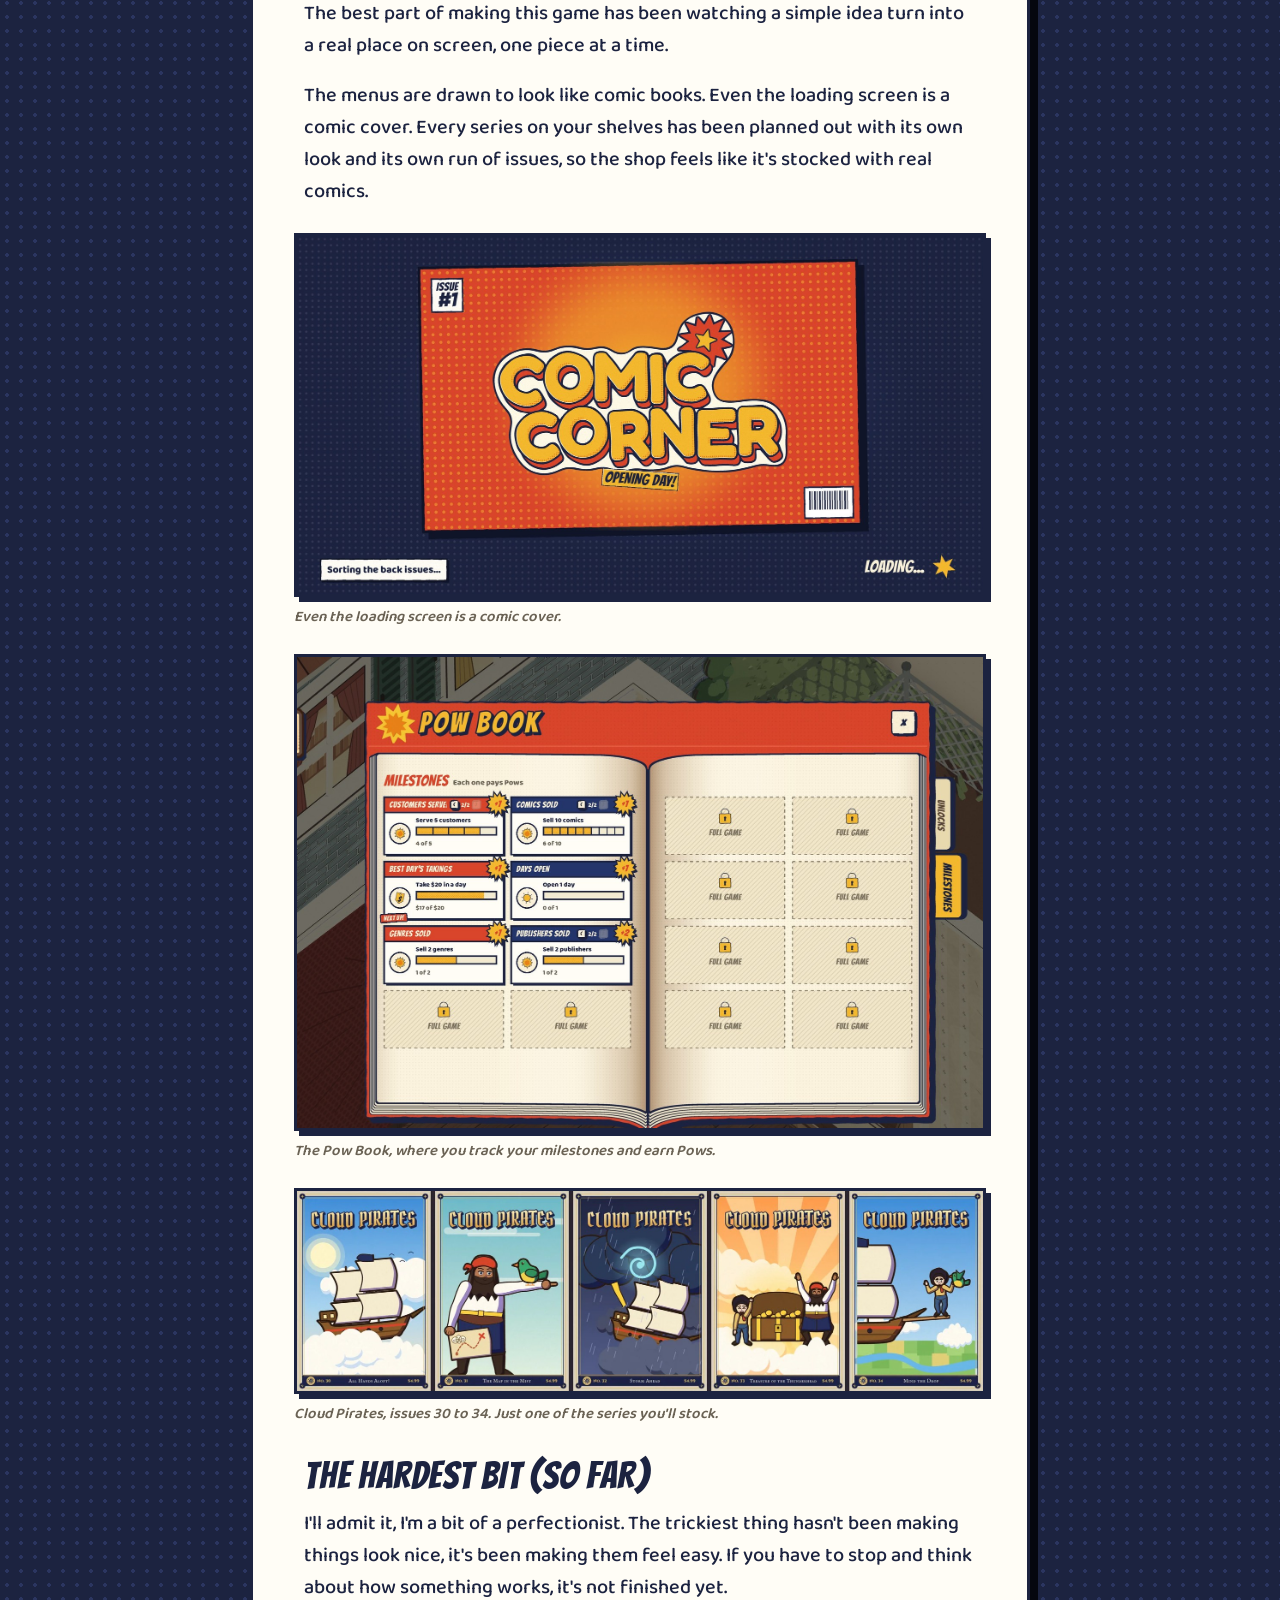
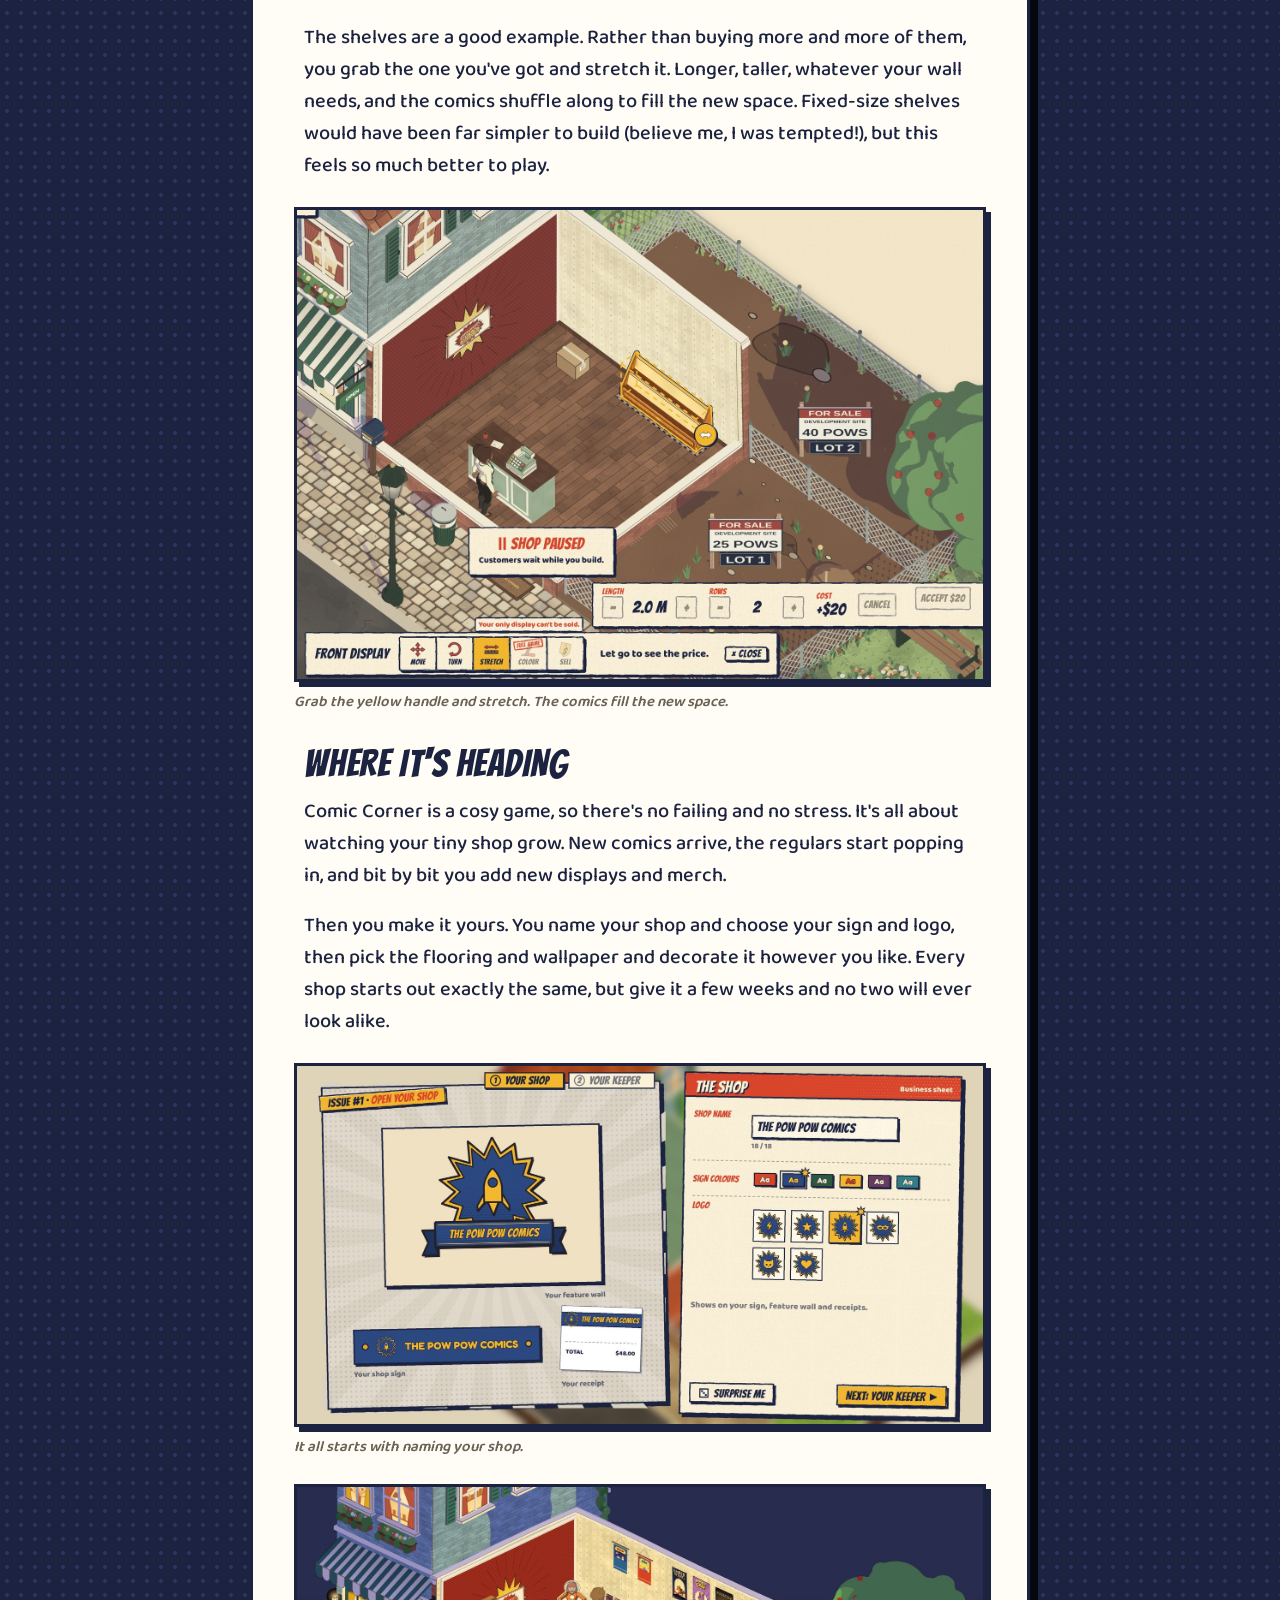
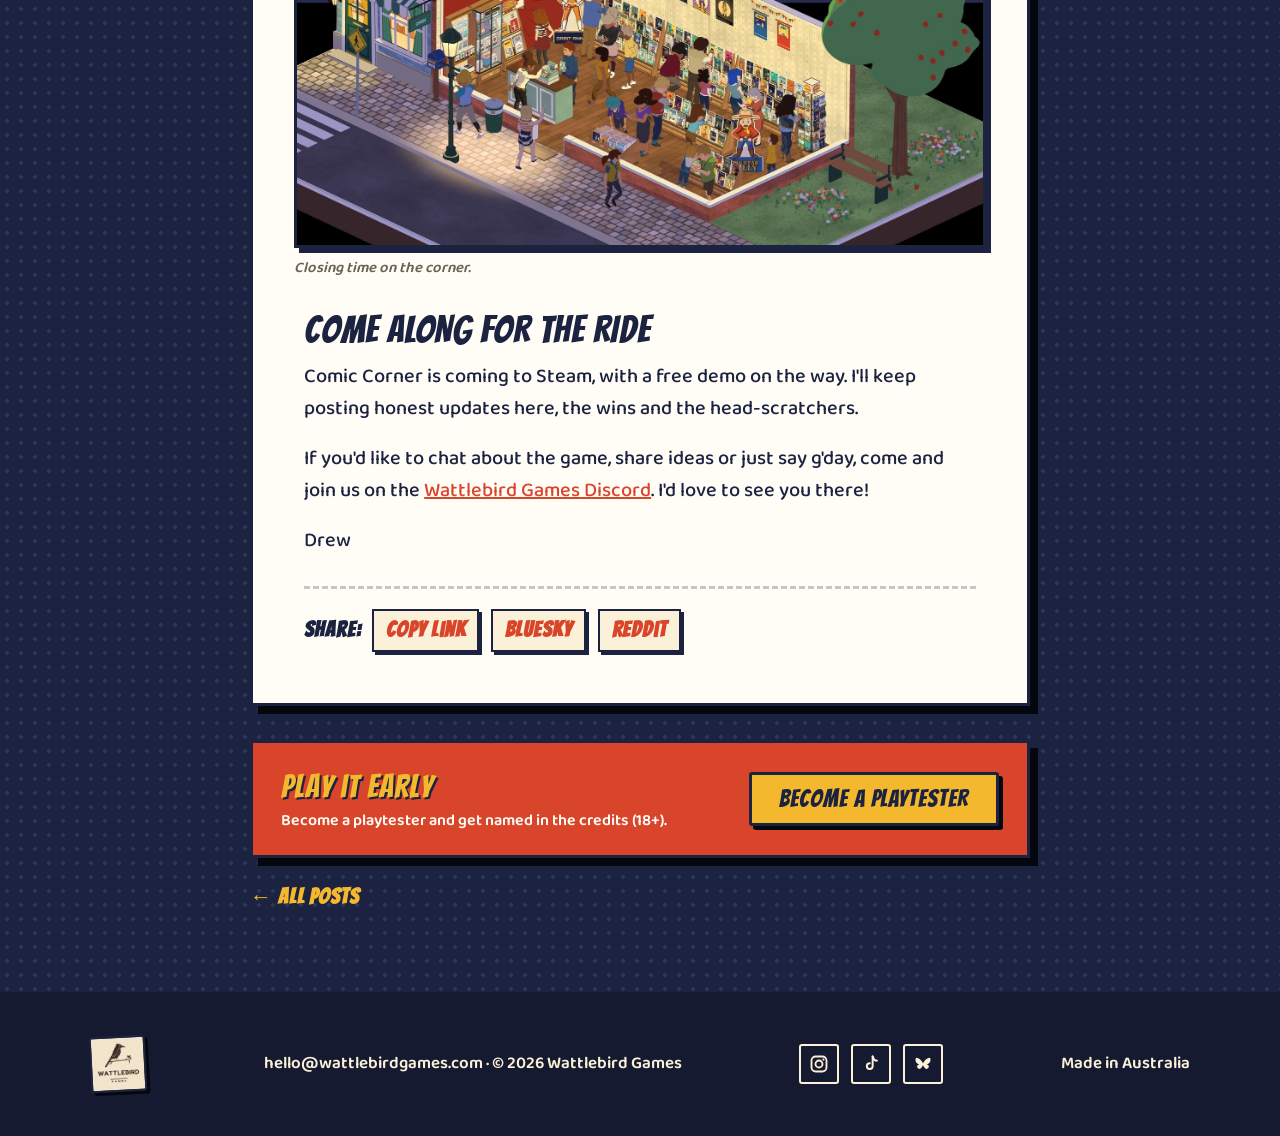
<file: blog/issue-01/index.html>
<!doctype html>
<html lang="en-AU">
<head>
<meta charset="utf-8"><meta name="viewport" content="width=device-width,initial-scale=1"><meta name="theme-color" content="#1c2340">
<title>Welcome to Comic Corner · Wattlebird Games</title>
<meta name="description" content="Why I&#x27;m making a cosy comic shop game, what I grew up playing, and how Comic Corner is coming together piece by piece.">
<meta property="og:title" content="Welcome to Comic Corner · Wattlebird Games"><meta property="og:type" content="article"><meta property="og:url" content="https://wattlebirdgames.com/blog/issue-01/"><meta name="twitter:card" content="summary_large_image"><link rel="canonical" href="https://wattlebirdgames.com/blog/issue-01/"><meta property="og:description" content="Why I&#x27;m making a cosy comic shop game, what I grew up playing, and how Comic Corner is coming together piece by piece."><meta property="og:image" content="https://wattlebirdgames.com/blog/issue-01/card.jpg">
<link rel="alternate" type="application/rss+xml" title="Wattlebird Games dev blog" href="/blog/feed.xml"><link rel="icon" href="../../img/favicon.png"><link rel="preload" href="../../fonts/Bangers.ttf" as="font" type="font/ttf" crossorigin><link rel="stylesheet" href="../../css/site.css">
</head>
<body>
<nav class="top" aria-label="Main">
  <a class="brand" href="../../index.html"><img src="../../img/mark.png" alt=""><span>WATTLEBIRD GAMES</span></a>
  <div class="links"><a href="#games">Games</a><a href="../../blog/">Blog</a><a href="#about">About</a><a class="hide-sm" href="#" data-discord>Discord</a><a href="#contact">Contact</a></div>
</nav>
<main class="hero blogpage"><div class="page-top"><article class="post"><span class="issue">ISSUE #01</span><h1>Welcome to Comic Corner</h1><div class="meta">23 November 2026 · By Drew · 4 min read</div><p>Hey everyone, and welcome to the very first Comic Corner dev blog!</p>
<p>I'm Drew, the solo dev behind Wattlebird Games here in Australia. This is where I'll share how the game is coming along, what I've been working on and what's coming next. Grab a cuppa and pull up a stool.</p>
<h2>Why a comic shop?</h2>
<p>I've always been a reader, but comics had something books didn't. The art did half the storytelling. A single panel could set the whole mood before you'd read a word, and you felt like you were <i>in</i> that world, not just reading about it.</p>
<p>That feeling stuck with me. So when it came time to choose my first game, the idea came easily: what if you could open your own little comic shop and fill it with that same atmosphere?</p>
<h2>Where it all started for me</h2>
<p>My first console was a SEGA Mega Drive, and I lost a lot of my childhood to the Theme games by Bullfrog Productions. Theme Park and Theme Hospital were my absolute favourites. I loved building something from nothing and watching people wander through it.</p>
<p>I'm still a simulation and strategy fan at heart, but lately I've found myself reaching for cosier games, the kind you can relax into at the end of a long day. Comic Corner sits right in the middle of those two loves.</p>
<figure><img src="1-day-one.jpg" alt="Day one in Comic Corner: one box of comics and a lot of empty wall." loading="lazy"><figcaption><i>Every shop starts like this. One box, one wall.</i></figcaption></figure>
<h2>Watching it come to life</h2>
<p>The best part of making this game has been watching a simple idea turn into a real place on screen, one piece at a time.</p>
<p>The menus are drawn to look like comic books. Even the loading screen is a comic cover. Every series on your shelves has been planned out with its own look and its own run of issues, so the shop feels like it's stocked with real comics.</p>
<figure><img src="6-loading-cover.jpg" alt="The Comic Corner loading screen, drawn like the cover of Issue #1." loading="lazy"><figcaption><i>Even the loading screen is a comic cover.</i></figcaption></figure>
<figure><img src="5-pow-book.jpg" alt="The Pow Book, an in-game menu styled like an open comic book, showing milestones." loading="lazy"><figcaption><i>The Pow Book, where you track your milestones and earn Pows.</i></figcaption></figure>
<figure><img src="3-cloud-pirates.jpg" alt="Five issues of Cloud Pirates, one of the made-up comic series in the game." loading="lazy"><figcaption><i>Cloud Pirates, issues 30 to 34. Just one of the series you'll stock.</i></figcaption></figure>
<h2>The hardest bit (so far)</h2>
<p>I'll admit it, I'm a bit of a perfectionist. The trickiest thing hasn't been making things look nice, it's been making them feel easy. If you have to stop and think about how something works, it's not finished yet.</p>
<p>The shelves are a good example. Rather than buying more and more of them, you grab the one you've got and stretch it. Longer, taller, whatever your wall needs, and the comics shuffle along to fill the new space. Fixed-size shelves would have been far simpler to build (believe me, I was tempted!), but this feels so much better to play.</p>
<figure><img src="4-stretch-shelf-1714.jpg" alt="A shelf in build mode being stretched to 2 metres, with the length and rows controls below." loading="lazy"><figcaption><i>Grab the yellow handle and stretch. The comics fill the new space.</i></figcaption></figure>
<h2>Where it's heading</h2>
<p>Comic Corner is a cosy game, so there's no failing and no stress. It's all about watching your tiny shop grow. New comics arrive, the regulars start popping in, and bit by bit you add new displays and merch.</p>
<p>Then you make it yours. You name your shop and choose your sign and logo, then pick the flooring and wallpaper and decorate it however you like. Every shop starts out exactly the same, but give it a few weeks and no two will ever look alike.</p>
<figure><img src="7-shop-creator.jpg" alt="The shop creator, where you name your shop and pick sign colours and a logo." loading="lazy"><figcaption><i>It all starts with naming your shop.</i></figcaption></figure>
<figure><img src="2-closing-time.jpg" alt="Comic Corner at closing time, with the street lamps on." loading="lazy"><figcaption><i>Closing time on the corner.</i></figcaption></figure>
<h2>Come along for the ride</h2>
<p>Comic Corner is coming to Steam, with a free demo on the way. I'll keep posting honest updates here, the wins and the head-scratchers.</p>
<p>If you'd like to chat about the game, share ideas or just say g'day, come and join us on the <a href="https://discord.gg/7C2AYfKsSu">Wattlebird Games Discord</a>. I'd love to see you there!</p>
<p>Drew</p><div class="share">SHARE: <a href="#" data-copy="https://wattlebirdgames.com/blog/issue-01/">Copy link</a><a href="https://bsky.app/intent/compose?text=Welcome to Comic Corner%20https://wattlebirdgames.com/blog/issue-01/" target="_blank" rel="noopener">Bluesky</a><a href="https://www.reddit.com/submit?url=https://wattlebirdgames.com/blog/issue-01/&amp;title=Welcome to Comic Corner" target="_blank" rel="noopener">Reddit</a></div></article><div class="post-cta"><div><b>Play it early</b><br>Become a playtester and get named in the credits (18+).</div><div class="btns"><a class="btn" href="https://docs.google.com/forms/d/e/1FAIpQLSfuAGHpLEdJkSr7bj7zB9c6hjdYOWPPjjxjx5vicbKO80FxpA/viewform" target="_blank" rel="noopener">Become a playtester</a></div></div><div class="navpost"><a href="../">&larr; All posts</a></div></div></main>
<footer>
  <img src="../../img/mark.png" alt="Wattlebird Games">
  <span><a href="mailto:hello@wattlebirdgames.com">hello@wattlebirdgames.com</a> · © <span data-year>2026</span> Wattlebird Games</span>
  <div class="socials"><a href="https://www.instagram.com/wattlebirdgames/" target="_blank" rel="noopener" aria-label="Wattlebird Games on Instagram" title="Instagram"><svg viewBox="0 0 24 24" aria-hidden="true"><rect x="3" y="3" width="18" height="18" rx="5" fill="none" stroke="currentColor" stroke-width="2.2"/><circle cx="12" cy="12" r="4.2" fill="none" stroke="currentColor" stroke-width="2.2"/><circle cx="17.3" cy="6.7" r="1.3" fill="currentColor"/></svg></a><a href="https://www.tiktok.com/@wattlebirdgames" target="_blank" rel="noopener" aria-label="Wattlebird Games on TikTok" title="TikTok"><svg viewBox="0 0 24 24" aria-hidden="true"><path d="M14 3v11.5a3.5 3.5 0 1 1-3.5-3.5" fill="none" stroke="currentColor" stroke-width="2.4" stroke-linecap="round"/><path d="M14 3c.4 2.8 2.2 4.6 5 5" fill="none" stroke="currentColor" stroke-width="2.4" stroke-linecap="round"/></svg></a><a href="https://bsky.app/profile/wattlebirdgames.bsky.social" target="_blank" rel="noopener" aria-label="Wattlebird Games on Bluesky" title="Bluesky"><svg viewBox="0 0 24 24" aria-hidden="true"><path d="M12 11C10 7 6.5 4.5 4.5 4.5 3 4.5 3 6 3 7c0 1.5.8 5 4.5 5.5C5 13 4 15 6 17c2.5 2.5 4.5-.5 6-3.5 1.5 3 3.5 6 6 3.5 2-2 1-4-1.5-4.5C20.2 12 21 8.5 21 7c0-1 0-2.5-1.5-2.5-2 0-5.5 2.5-7.5 6.5z" fill="currentColor"/></svg></a></div>
  <span>Made in Australia</span>
</footer>
<script src="../../js/site.js"></script>
</body>
</html>
</file>
<file: css/site.css>
/* Wattlebird Games website: look "Night on the corner", restyled 23 Nov 2026 with the game's Comic panel kit (Drew picked A) */

:root{
  --cream:#FAEED6; --yel:#F4C440; --ink:#3A2A20;
  --night:#1e2044; --night2:#2f2853; --plum:#4c365f; --rose:#96565c; --peach:#d98a6a;
  --foot:#16172f;
  --pad:clamp(20px,7vw,120px);
}
*{box-sizing:border-box;margin:0;padding:0}
html{scroll-behavior:smooth;-webkit-text-size-adjust:100%}
body{font-family:Baloo,system-ui,sans-serif;background:var(--night);color:var(--cream);line-height:1.4;overflow-x:hidden}
img{max-width:100%;height:auto;display:block}
a{color:inherit}
.skip{position:absolute;left:-999px;top:8px;background:var(--yel);color:var(--ink);padding:8px 14px;border-radius:10px;z-index:9}
.skip:focus{left:8px}

/* Buttons */
.btn{display:inline-block;font-family:Bangers;font-size:clamp(17px,1.6vw,22px);padding:.6em 1.25em;border-radius:14px;
  background:var(--yel);color:var(--ink);border:3px solid var(--ink);text-decoration:none;
  box-shadow:0 4px 0 var(--ink);transition:transform .12s ease,box-shadow .12s ease}
.btn:hover{transform:translateY(-2px);box-shadow:0 6px 0 var(--ink)}
.btn:active{transform:translateY(2px);box-shadow:0 2px 0 var(--ink)}
.btn:focus-visible,a:focus-visible{outline:3px solid var(--yel);outline-offset:3px}
.btn.ghost{background:transparent;color:var(--cream);border-color:var(--cream);box-shadow:none}
.btn.ghost-ink{background:transparent;box-shadow:none}
.btn.big{font-size:clamp(20px,2vw,28px);padding:.65em 1.6em}
.btns{display:flex;flex-wrap:wrap;gap:12px}

/* Nav */
nav.top{position:absolute;inset:0 0 auto 0;z-index:5;display:flex;justify-content:space-between;align-items:center;
  gap:16px;padding:22px var(--pad);font-size:clamp(15px,1.4vw,20px)}
nav.top .brand{display:flex;align-items:center;gap:12px;font-family:Bangers;letter-spacing:2px;text-decoration:none;white-space:nowrap}
nav.top .brand img{height:44px;width:44px;border-radius:6px;filter:invert(1) brightness(2)}
nav.top .links{display:flex;align-items:center;gap:clamp(14px,2.4vw,34px)}
nav.top .links a{text-decoration:none;opacity:.92}
nav.top .links a:hover{opacity:1;text-decoration:underline;text-underline-offset:4px}
nav.top .links .btn{font-size:16px;padding:7px 14px;box-shadow:0 3px 0 var(--ink);opacity:1}
nav.top .links .btn:hover{text-decoration:none}

/* Hero */
.hero{position:relative;min-height:min(900px,100vh);
  background:linear-gradient(#1f1f45 0%,#2f2853 38%,#4c365f 70%,#8a5560 100%);overflow:hidden}
.hero .art{position:absolute;right:-6vw;bottom:0;width:min(1380px,90vw);
  --mx:linear-gradient(90deg,transparent 0,#000 20%);--my:linear-gradient(transparent 0,#000 22%);
  -webkit-mask-image:var(--mx),var(--my);mask-image:var(--mx),var(--my);-webkit-mask-composite:source-in;mask-composite:intersect}
.hero .t{position:relative;z-index:2;padding:clamp(150px,22vh,220px) var(--pad) 0;max-width:calc(520px + 2 * var(--pad))}
.hero .logo{width:min(470px,100%)}
.hero p{font-size:clamp(22px,2.2vw,30px);margin:16px 0 28px;text-shadow:0 2px 10px #0008}
.hero .note{position:absolute;left:var(--pad);bottom:44px;font-size:17px;opacity:.85;z-index:2}

/* Sections */
section{padding:clamp(56px,7vw,90px) var(--pad);position:relative}
.warm{background:linear-gradient(#8a5560,#d98a6a)}
.cream{background:var(--cream);color:var(--ink)}
h2{font-family:Bangers;font-size:clamp(34px,4.2vw,56px);line-height:1.1;margin-bottom:16px}
h3{font-family:Bangers;font-size:clamp(28px,3vw,40px);line-height:1.15;margin-bottom:10px}
.lead{font-size:clamp(18px,1.9vw,26px);line-height:1.45;max-width:880px}
.frame{border:5px solid var(--ink);border-radius:18px;overflow:hidden;box-shadow:10px 10px 0 #00000040;background:var(--ink)}
.frame img{width:100%;height:100%;object-fit:cover}
.wide{max-width:1200px;margin:0 auto}

/* Home: about + games */
.about{display:flex;gap:clamp(30px,5vw,70px);align-items:center}
.about > div{flex:1}
.about .badge{width:clamp(150px,17vw,230px);border-radius:30px;border:5px solid var(--ink);flex:none}
.game-card{display:flex;gap:clamp(28px,4vw,50px);align-items:center;margin-top:20px}
.game-card .frame{flex:1.15;aspect-ratio:620/420}
.game-card .info{flex:1}
.game-card .info .logo{width:min(330px,80%)}
.game-card .info .lead{margin:14px 0 26px}

/* Game page */
.trailer{position:relative;max-width:1000px;margin:0 auto;aspect-ratio:16/9}
.trailer img{filter:brightness(.75)}
.trailer .play{position:absolute;left:50%;top:50%;transform:translate(-50%,-50%);width:clamp(76px,9vw,120px);aspect-ratio:1;
  border-radius:50%;background:var(--yel);border:5px solid var(--ink);display:grid;place-items:center;color:var(--ink);font-size:clamp(30px,3.6vw,50px);padding-left:.12em}
.cap{font-size:clamp(16px,1.6vw,22px);margin-top:14px;text-align:center}
.three{display:grid;grid-template-columns:repeat(3,1fr);gap:28px;margin-top:30px}
.three .frame{aspect-ratio:16/9;background:var(--cream)}
.feat{display:flex;gap:clamp(28px,4.5vw,60px);align-items:center;margin:clamp(36px,5vw,50px) 0}
.feat.flip{flex-direction:row-reverse}
.feat .frame{flex:1.3;aspect-ratio:640/380}
.feat > div:last-child{flex:1}
.cta{text-align:center}
.cta .logo{width:min(380px,80%);margin:0 auto}
.cta .lead{margin:14px auto 28px}

/* Footer */
footer{background:var(--foot);padding:44px var(--pad);display:flex;justify-content:space-between;align-items:center;gap:20px;font-size:17px;flex-wrap:wrap}
footer img{height:56px;width:56px;border-radius:6px;filter:invert(1) brightness(2)}
footer a{text-decoration:none}
footer a:hover{text-decoration:underline}

@media (max-width:1250px) and (min-width:1001px){.hero .art{width:80vw;right:-8vw}}
/* Tablet */
@media (max-width:1000px){
  .hero{min-height:0;padding-bottom:0}
  .hero .t{max-width:none;padding-top:120px}
  .hero .art{position:relative;width:100%;aspect-ratio:4/3;object-fit:cover;object-position:58% 85%;margin-top:10px;--mx:linear-gradient(90deg,transparent 0,#000 12%,#000 88%,transparent);--my:linear-gradient(transparent 0,#000 20%)}
  .hero .note{position:relative;left:auto;bottom:auto;padding:0 var(--pad) 26px;margin-top:-8px}
}
/* Phone */
@media (max-width:720px){
  nav.top{padding:16px 20px}
  nav.top .brand span{display:none}
  nav.top .links{gap:16px;font-size:15px}
  nav.top .links .hide-sm{display:none}
  .hero .t{padding-top:96px;text-align:center}
  .hero .logo{margin:0 auto;width:min(340px,90%)}
  .hero .btns{justify-content:center}
  .hero .note{text-align:center}
  .about{flex-direction:column-reverse;text-align:center}
  .about .badge{width:120px;border-radius:20px;border-width:4px}
  .about .lead{margin:0 auto}
  .game-card,.feat,.feat.flip{flex-direction:column;align-items:stretch}
  .game-card .frame,.feat .frame{flex:none;width:100%}
  .three{grid-template-columns:1fr;gap:22px}
  .frame{box-shadow:6px 6px 0 #00000040;border-width:4px}
  footer{flex-direction:column;text-align:center}
}
@media (prefers-reduced-motion:reduce){*{transition:none!important;scroll-behavior:auto!important}}

.follow{margin:30px 0 10px;font-size:18px;opacity:.9}
.socials{display:flex;gap:12px;justify-content:center;align-items:center}
.socials a{display:inline-flex;width:40px;height:40px;border-radius:50%;align-items:center;justify-content:center;color:var(--cream);border:2px solid currentColor;transition:transform .15s}
.socials a:hover{transform:translateY(-2px)}
.socials svg{width:20px;height:20px}
.socials.big a{width:54px;height:54px;border-width:3px}
.socials.big svg{width:26px;height:26px}

.game-card .frame.capsule{aspect-ratio:1232/706}
.sr{position:absolute;width:1px;height:1px;overflow:hidden;clip:rect(0 0 0 0)}
@media (min-width:1001px){.hero .art{width:min(1240px,70vw);right:-3vw;--mx:linear-gradient(90deg,transparent 0,#000 28%)}}
.game-card .info .playtest{margin:0 0 18px;font-size:clamp(16px,1.3vw,19px)}
.game-card .info .playtest b{font-family:Bangers;font-weight:normal}

/* ===== Game kit: the game's Comic panel kit (Blend): navy ink, cream paper, red + yellow, Bangers caps, Baloo 2 text */
@font-face{font-family:Bangers;src:url(../fonts/Bangers.ttf) format("truetype");font-display:swap}
@font-face{font-family:Baloo;src:url(../fonts/Baloo2.ttf) format("truetype");font-weight:400 800;font-display:swap}
:root{--ink:#1c2340;--cream:#fbf1d8;--yel:#f4b82e;--red:#d9452b;--night:#1c2340;--foot:#151a31;--paper:#fffdf6}
body{font-family:Baloo,system-ui,sans-serif;font-weight:600;background:var(--night)}
h2,h3,nav.top .brand{font-family:Bangers;font-weight:400;letter-spacing:.02em;text-transform:uppercase}
h2{font-size:clamp(44px,5vw,72px)}
.cream h2{color:var(--red);text-shadow:3px 3px 0 var(--ink);-webkit-text-stroke:1.5px var(--ink)}
/* halftone night, like the loading screen */
.hero{background:radial-gradient(circle,#2b3560 1.6px,transparent 2px) 0 0/14px 14px,var(--night)}
.hero p{font-weight:700}
nav.top .brand{font-size:1.35em;letter-spacing:.06em}
/* Buttons = Blend buttons: crisp 3px corners, 2.5px ink edge, hard ink shadow, Bangers caps */
.btn{font-family:Bangers;font-weight:400;letter-spacing:.04em;text-transform:uppercase;font-size:clamp(22px,1.9vw,28px);
  border-radius:3px;border:3px solid var(--ink);box-shadow:4px 4px 0 var(--ink);padding:.45em 1.1em;text-align:center;line-height:1.1}
.btn:hover{transform:translate(-2px,-2px);box-shadow:6px 6px 0 var(--ink)}
.btn:active{transform:translate(3px,3px);box-shadow:1px 1px 0 var(--ink)}
.btn.alt{background:var(--red);color:var(--paper)}
.btn.ghost{background:var(--paper);color:var(--ink);border-color:var(--ink);box-shadow:4px 4px 0 #000a}
.btns.pair{display:grid;grid-template-columns:1fr 1fr;gap:16px;max-width:580px}
/* sections: flat colour, paper grain, no gradients */
.warm{background:radial-gradient(circle,#e25a3f 1.6px,transparent 2px) 0 0/12px 12px,var(--red);color:var(--paper);border-top:4px solid var(--ink);border-bottom:4px solid var(--ink)}
.warm h2{color:var(--yel);text-shadow:3px 3px 0 var(--ink);-webkit-text-stroke:1.5px var(--ink)}
.cream{background:url("data:image/svg+xml,%3Csvg xmlns='http://www.w3.org/2000/svg' width='160' height='160'%3E%3Cfilter id='n'%3E%3CfeTurbulence baseFrequency='.9' numOctaves='2'/%3E%3CfeColorMatrix values='0 0 0 0 .35 0 0 0 0 .28 0 0 0 0 .18 0 0 0 .09 0'/%3E%3C/filter%3E%3Crect width='160' height='160' filter='url(%23n)'/%3E%3C/svg%3E"),var(--cream);color:var(--ink)}
.frame{border:4px solid var(--ink);border-radius:3px;box-shadow:8px 8px 0 var(--ink);transform:rotate(-.6deg)}
.about .badge{border-radius:3px;border-color:var(--ink);box-shadow:6px 6px 0 #0006;transform:rotate(2deg);background:var(--paper)}
.game-card .info .playtest{background:var(--paper);border:2.5px solid var(--ink);box-shadow:4px 4px 0 var(--ink);padding:12px 16px;border-radius:3px;font-weight:600}
.game-card .info .playtest b{font-family:Bangers;font-size:1.25em;letter-spacing:.03em;color:var(--red);text-transform:uppercase}
.hero .note{font-family:Bangers;letter-spacing:.05em;font-size:22px;background:var(--yel);color:var(--ink);border:2.5px solid var(--ink);padding:4px 12px;transform:rotate(-2deg);box-shadow:3px 3px 0 #0008;opacity:1}
.socials a{border-radius:3px}
.btns.pair{display:flex;flex-wrap:wrap;max-width:600px}.btns.pair .btn{flex:1 1 0;min-width:220px;white-space:nowrap;display:flex;align-items:center;justify-content:center}

/* Get in touch: navy halftone like the hero, so the red band is used once */
#contact{background:radial-gradient(circle,#2b3560 1.6px,transparent 2px) 0 0/14px 14px,var(--night);border-bottom:0}
#contact h2{color:var(--yel)}
/* Discord buttons: inked Discord mark, paper fill, ink edge and hard shadow like our title type */
.btn .ico{width:1.25em;height:1.25em;margin-right:.45em;flex:none;overflow:visible;transform:rotate(-6deg);vertical-align:-.25em}
.btn .ico path{fill:var(--paper);stroke:var(--ink);stroke-width:1.4px;paint-order:stroke;stroke-linejoin:round;filter:drop-shadow(1.5px 1.5px 0 var(--ink))}
.btn:not(.alt) .ico path{fill:var(--paper)}
.btn{display:inline-flex;align-items:center;justify-content:center}
/* on navy, the ink shadow needs to be darker than the page to show */
.hero .btn,#contact .btn{box-shadow:4px 4px 0 #05070f}
.hero .btn:hover,#contact .btn:hover{box-shadow:6px 6px 0 #05070f}
/* logo tile: the cream mark as printed, ink edge + hard shadow, so it stands off the navy (Drew, 23 Nov) */
nav.top .brand img,footer img{filter:none;border:2.5px solid var(--ink);border-radius:3px;box-shadow:3px 3px 0 #05070f;background:var(--cream);transform:rotate(-3deg)}
nav.top .brand img{height:52px;width:52px}
/* top menu: comic caps like the game's title type (Drew picked A, 23 Nov) */
nav.top .links a{font-family:Bangers;letter-spacing:.06em;text-transform:uppercase;font-size:1.3em;opacity:1;text-shadow:2px 2px 0 #05070f}
nav.top .links a:hover{color:var(--yel);text-decoration:underline;text-decoration-thickness:3px;text-underline-offset:5px}

/* ===== Dev blog (Drew OK 23 Nov). Pages are built by tools/build_blog.py ===== */
.blogsec{border-top:4px solid var(--ink)}
.sec-head{display:flex;justify-content:space-between;align-items:baseline;gap:20px;flex-wrap:wrap}
.more,.rss{font-family:Bangers;letter-spacing:.05em;font-size:24px;color:var(--ink);text-decoration:none;border-bottom:3px solid var(--yel)}
.posts{display:grid;grid-template-columns:repeat(3,1fr);gap:30px;margin-top:26px}
.post-card{display:block;background:var(--paper);border:3px solid var(--ink);box-shadow:5px 5px 0 var(--ink);text-decoration:none;color:var(--ink);transition:transform .12s}
.post-card:nth-child(2){transform:rotate(.6deg)}.post-card:nth-child(3){transform:rotate(-.5deg)}
.post-card:hover{transform:translate(-2px,-2px)}
.pc-img{position:relative;aspect-ratio:16/9;overflow:hidden;border-bottom:3px solid var(--ink)}
.pc-img img{width:100%;height:100%;object-fit:cover}
.issue{position:absolute;top:10px;left:10px;background:var(--yel);border:2.5px solid var(--ink);font-family:Bangers;font-size:20px;letter-spacing:.05em;padding:2px 10px;transform:rotate(-3deg);box-shadow:2px 2px 0 var(--ink)}
.pc-t{padding:14px 18px 18px}.pc-t h3{font-size:30px;margin:0 0 4px;color:var(--ink)}.pc-t p{font-size:16px;color:#6a6254}
/* blog pages */
.blogpage{min-height:0;padding:0 var(--pad) 80px}
.blogpage h2{color:var(--yel);text-shadow:3px 3px 0 #05070f;-webkit-text-stroke:1.5px #05070f}
.blogpage .rss{color:var(--cream)}
.page-top{padding-top:130px}
.post{max-width:780px;margin:0 auto;background:var(--paper);border:3px solid var(--ink);box-shadow:8px 8px 0 var(--ink);padding:clamp(24px,4vw,56px);color:var(--ink)}
.post h1{font-family:Bangers;font-weight:400;font-size:clamp(44px,5vw,68px);line-height:1;color:var(--red);-webkit-text-stroke:1.5px var(--ink);text-shadow:3px 3px 0 var(--ink);margin:16px 0 10px}
.post .meta{font-size:17px;color:#6a6254;margin-bottom:24px}
.post p{font-size:20px;line-height:1.6;margin:0 0 18px;font-weight:500}
.post figure{margin:26px -10px}.post figure img{border:3px solid var(--ink);box-shadow:5px 5px 0 var(--ink)}
.post figcaption{font-size:15px;color:#6a6254;margin-top:10px}
.post .issue{position:static;display:inline-block}
.draft{background:#fff3c4;border-left:5px solid var(--yel);padding:2px 8px;font-style:italic}
.share{display:flex;gap:12px;align-items:center;flex-wrap:wrap;border-top:3px dashed #1c234040;margin-top:30px;padding-top:20px;font-family:Bangers;font-size:22px;letter-spacing:.04em}
.share a{border:2.5px solid var(--ink);padding:4px 12px;text-decoration:none;color:var(--ink);box-shadow:3px 3px 0 var(--ink);background:var(--cream)}
.post-cta{max-width:780px;margin:34px auto 0;background:var(--red);border:3px solid var(--ink);box-shadow:8px 8px 0 #05070f;padding:22px 28px;display:flex;gap:18px;align-items:center;justify-content:space-between;flex-wrap:wrap;color:var(--paper)}
.post-cta b{font-family:Bangers;font-weight:400;font-size:32px;letter-spacing:.03em;color:var(--yel);text-shadow:2px 2px 0 var(--ink)}
.navpost{max-width:780px;margin:24px auto 0;display:flex;justify-content:space-between;font-family:Bangers;font-size:22px;letter-spacing:.04em}
.navpost a{color:var(--yel);text-decoration:none}
@media (max-width:900px){.posts{grid-template-columns:1fr}}
.hero .post-card{box-shadow:6px 6px 0 #05070f}.pc-t .sum{color:var(--ink);font-size:17px;margin-top:6px}
.post p{text-shadow:none}.hero .post{box-shadow:8px 8px 0 #05070f}
.post h2{font-family:Bangers;font-weight:400;font-size:38px;color:var(--ink);-webkit-text-stroke:0;text-shadow:none;margin:30px 0 10px}
.post ul{font-size:20px;line-height:1.6;margin:0 0 18px 24px}.post a{color:var(--red)}
.post figure img{width:100%}

/* Press kit page (28 Nov 2026) */
.press h3.sub{margin-top:48px;color:var(--yel)}
.ok-box{background:var(--yel);color:var(--ink);border:4px solid #05070f;border-radius:18px;box-shadow:8px 8px 0 #05070f;padding:22px 26px;margin:28px 0 36px;max-width:900px}
.ok-box h3{margin-bottom:6px}
.ok-box p{font-size:clamp(16px,1.5vw,20px);margin-top:6px}
.press-grid{display:grid;grid-template-columns:1fr 1fr;gap:28px;margin-top:28px}
.panel{background:var(--cream);color:var(--ink);border:4px solid #05070f;border-radius:18px;padding:24px 26px;box-shadow:8px 8px 0 #05070f}
.panel p{margin-top:10px;font-size:17px}
.panel ul{margin:12px 0 0 20px;font-size:17px}
.facts{display:grid;grid-template-columns:auto 1fr;gap:6px 18px;font-size:17px}
.facts dt{font-family:Bangers;letter-spacing:.5px}
.dl-grid{display:grid;grid-template-columns:repeat(3,1fr);gap:24px;margin-top:16px}
.dl{display:flex;flex-direction:column;gap:6px;text-decoration:none}
.dl b{font-family:Bangers;font-size:22px;letter-spacing:.5px;margin-top:6px}
.dl small{opacity:.8}
.dl .frame,.dl .chk{aspect-ratio:16/10;display:grid;place-items:center;border:4px solid #05070f;border-radius:14px;overflow:hidden}
.dl .chk{background:#2f2853;padding:14px}
.dl .chk.light{background:var(--cream)}
.dl .chk img{max-height:100%;object-fit:contain}
.dl:hover b{text-decoration:underline}
.dl.soon{opacity:.6}
.soon-line{font-size:18px;opacity:.85}
.swatches{display:flex;flex-wrap:wrap;gap:8px;margin-top:12px}
.swatches span{background:var(--c);color:var(--t,#fff);border:2px solid #05070f;border-radius:10px;padding:8px 10px;font-size:13px;line-height:1.25;min-width:92px}
@media (max-width:860px){.press-grid,.dl-grid{grid-template-columns:1fr}}
.press .panel p,.press .panel li,.press .ok-box p,.press .facts{text-shadow:none}
.press .drew-quote{margin-top:14px;border-left:5px solid var(--yel);padding-left:14px}
.press .drew-quote p{font-style:italic}
.press .drew-quote cite{display:block;margin-top:8px;font-size:15px;font-style:normal;opacity:.8}
.press .dl-grid.four{grid-template-columns:repeat(4,1fr)}
.press .dl .frame.tall{aspect-ratio:2/3}
.press .dl small a{color:inherit}
@media (max-width:860px){.press .dl-grid.four{grid-template-columns:1fr 1fr}}
.press .dl .chk img{width:100%;height:100%;object-fit:contain;min-height:0}
</file>
